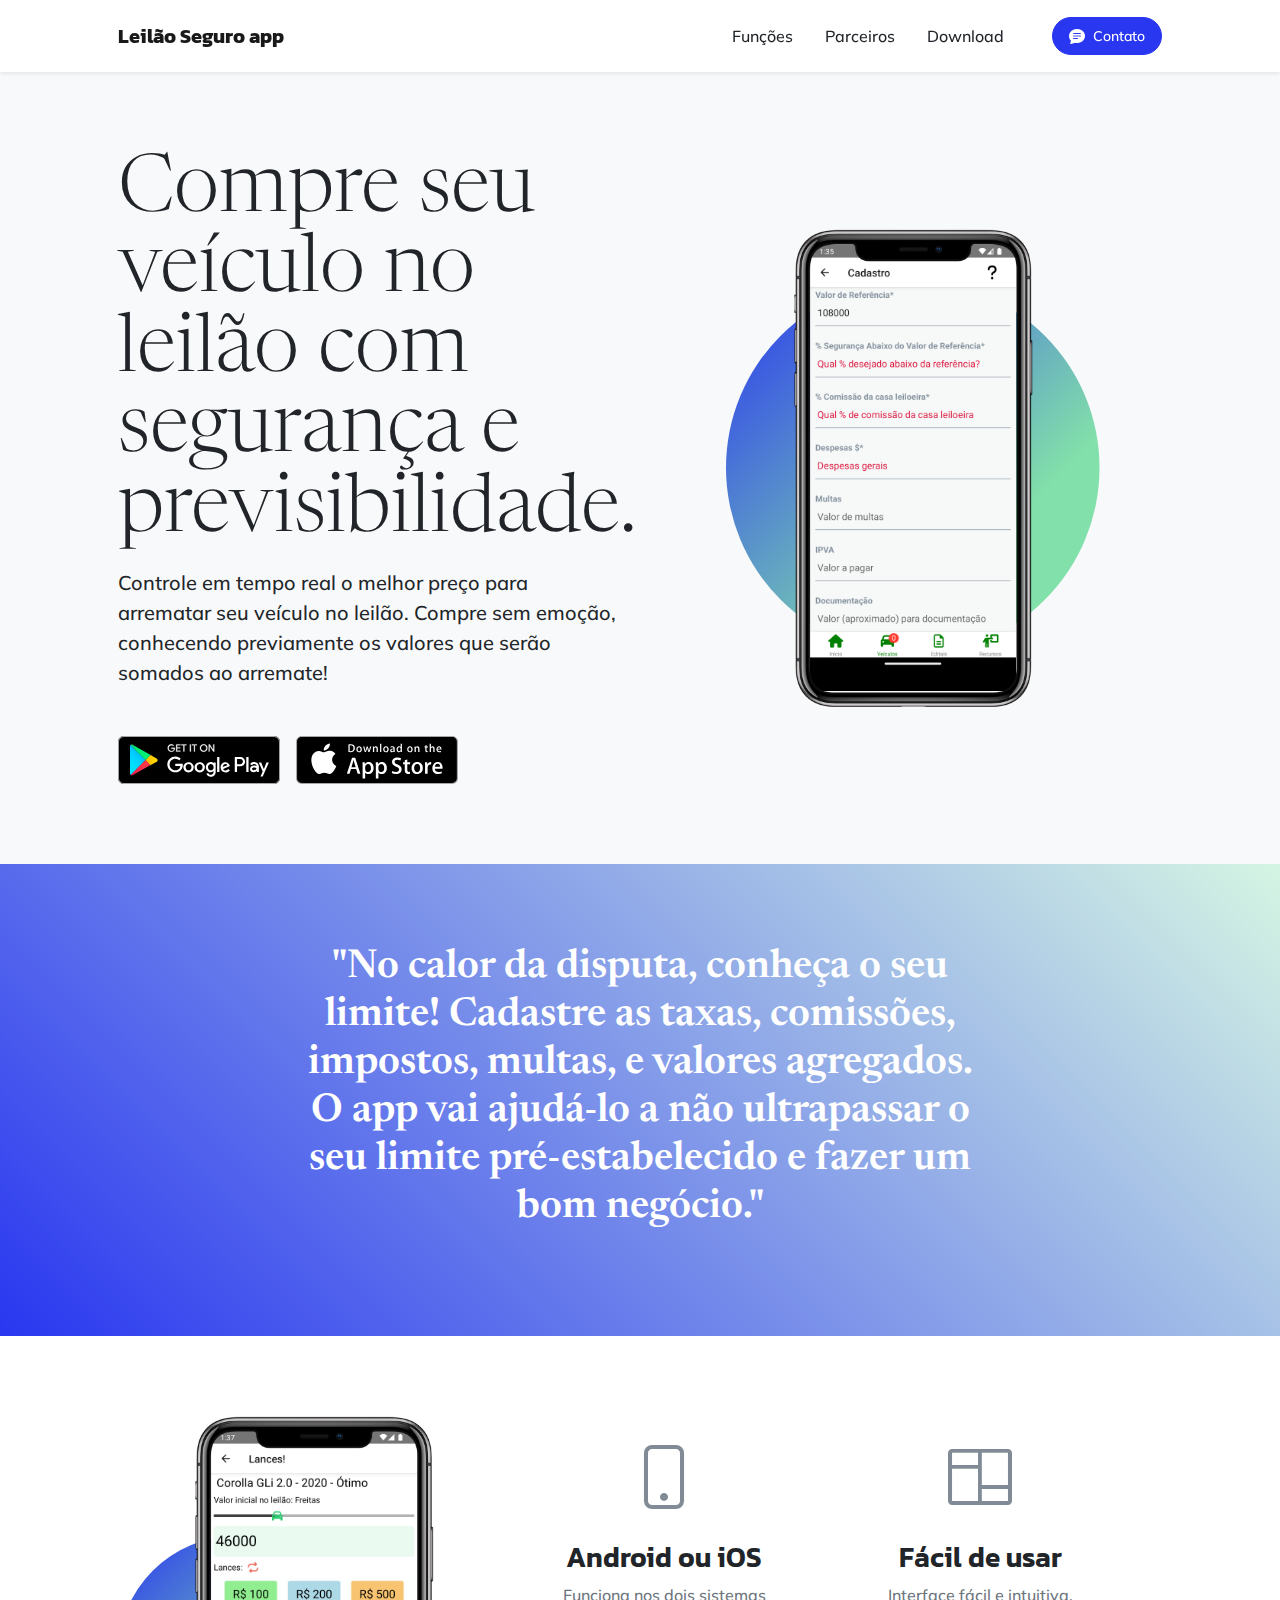
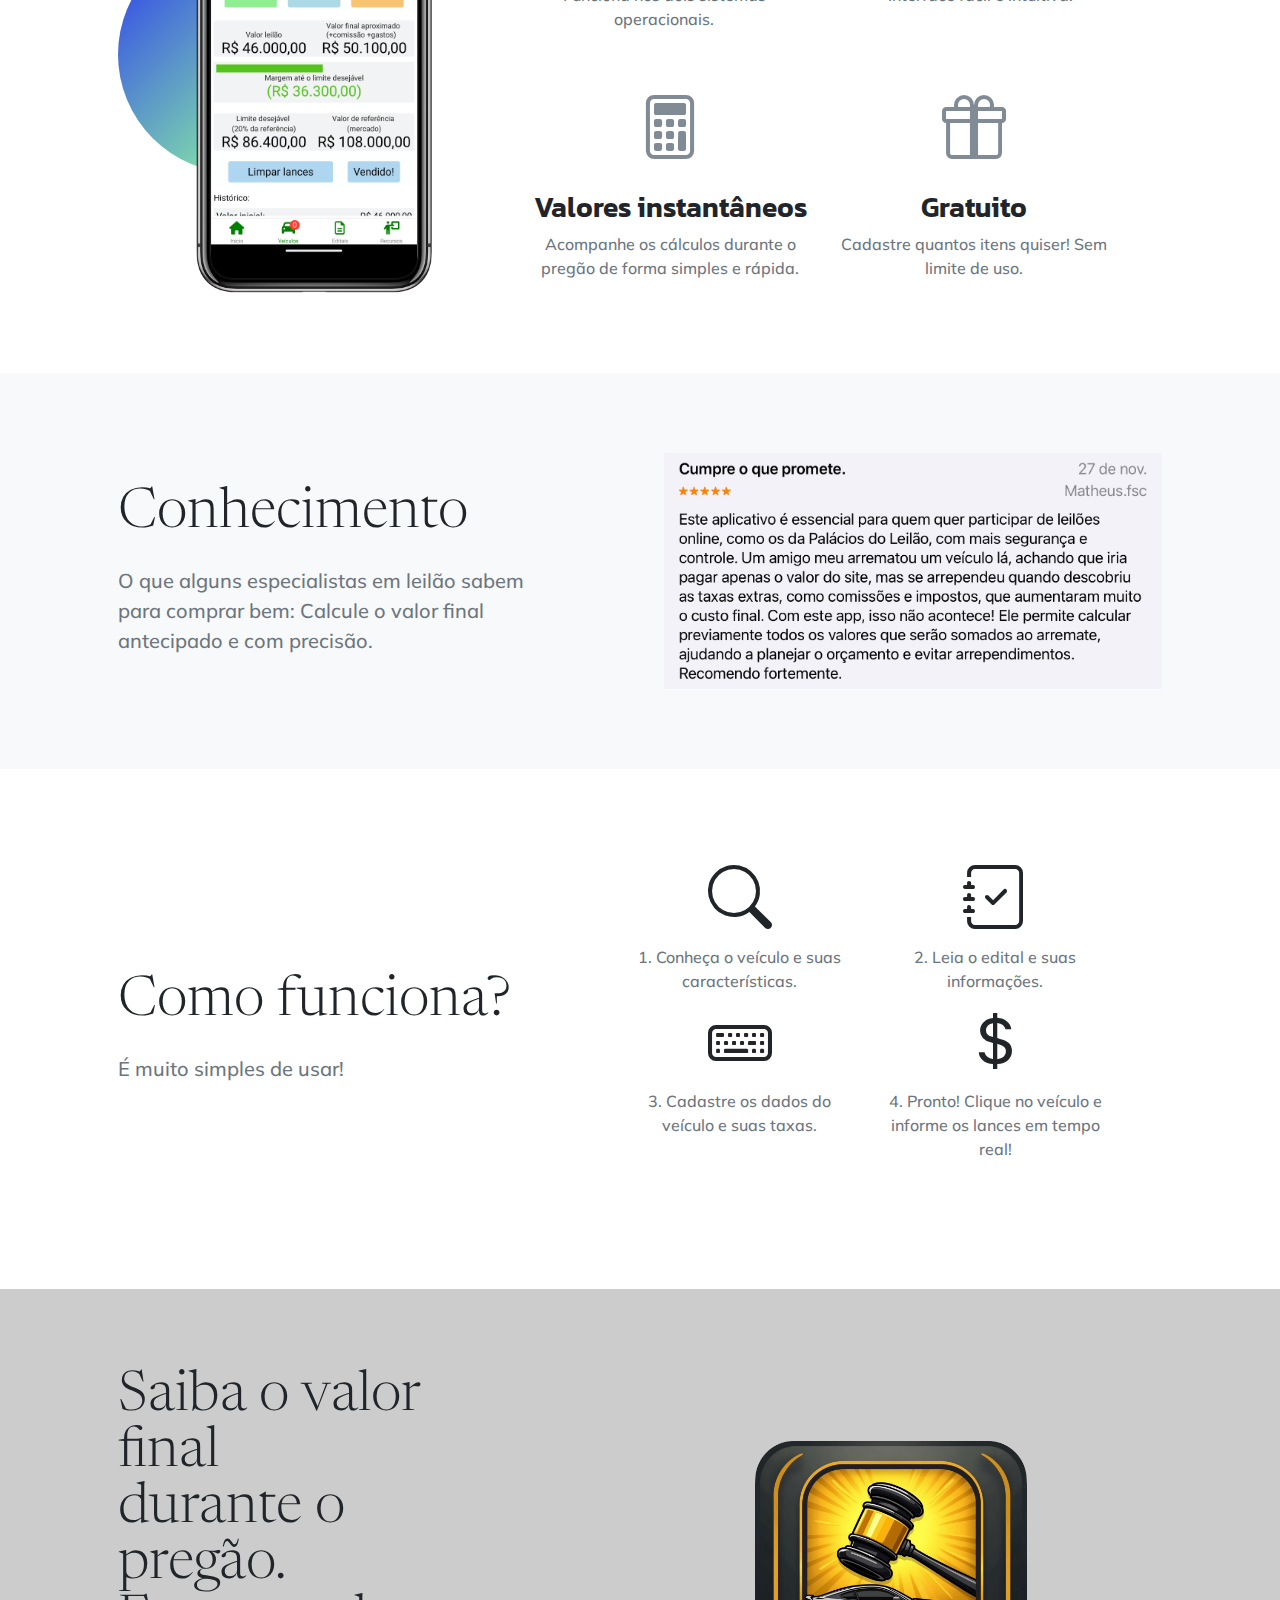
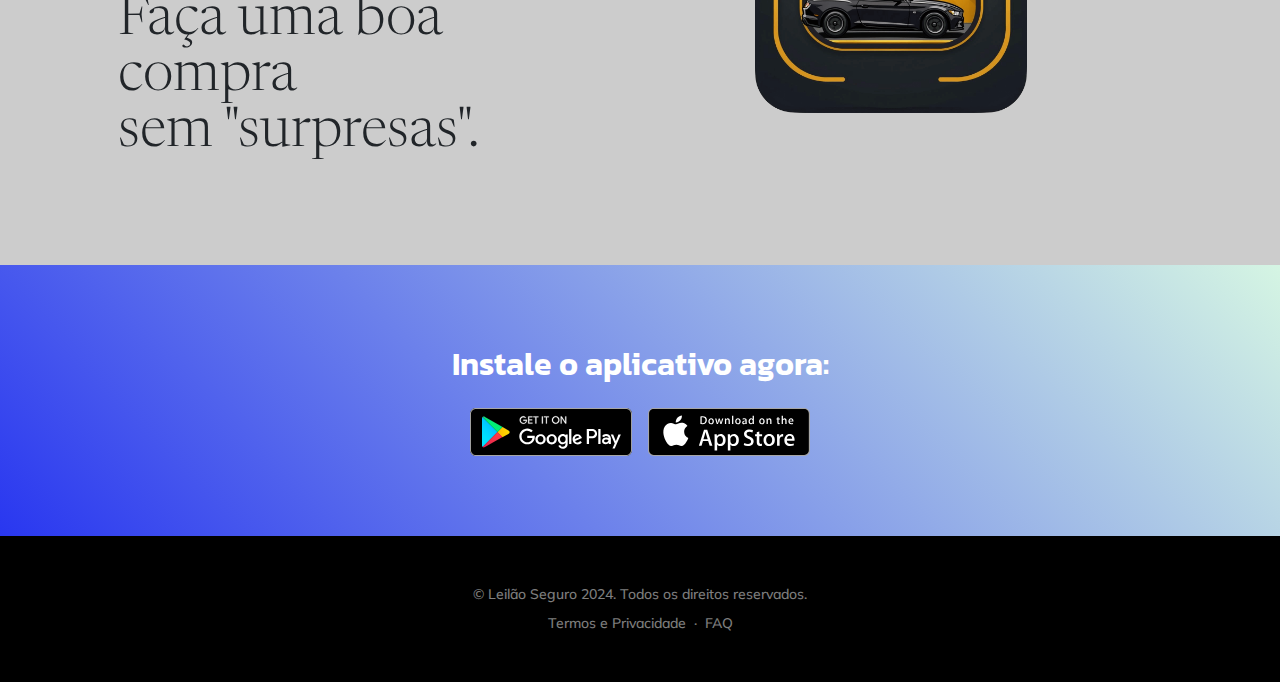
<file: index.html>
<!DOCTYPE html>
<html lang="pt-br">

<head>
  <meta charset="utf-8" />
  <meta name="viewport" content="width=device-width, initial-scale=1, shrink-to-fit=no" />
  <meta name="description"
    content="Um aplicativo para ajudar na compra em leilões. Calcule com maior precisão os gastos envolvidos e pague até o limite desejado. Pague até o limite calculado, compre com segurança. Compre com leilão seguro." />
  <meta name="author" content="leilaoseguro.app" />
  <meta name="keywords" content="leilão, leilão seguro, leilao, leilão com segurança, carro, carro barato, carro de leilão, moto, moto barata, moto de leilão, trocar de carro, carro com preço bom, leilão vale a pena, leilão de carro, leilão de moto, bid, super bid" />
  <meta name="robots" content="index, follow">
  <link rel="canonical" href="https://www.leilaoseguro.app"> 
  <title>Leilão Seguro - Realize seu sonho com segurança</title>
  
  <link rel="icon" type="image/x-icon" href="assets/favicon.ico" />
  <!-- Bootstrap icons-->
  <link href="https://cdn.jsdelivr.net/npm/bootstrap-icons@1.11.0/font/bootstrap-icons.css" rel="stylesheet" />

  <!-- Google fonts-->
  <link rel="preconnect" href="https://fonts.gstatic.com" />
  <link href="https://fonts.googleapis.com/css2?family=Newsreader:ital,wght@0,600;1,600&amp;display=swap"
    rel="stylesheet" />
  <link
    href="https://fonts.googleapis.com/css2?family=Mulish:ital,wght@0,300;0,500;0,600;0,700;1,300;1,500;1,600;1,700&amp;display=swap"
    rel="stylesheet" />
  <link href="https://fonts.googleapis.com/css2?family=Kanit:ital,wght@0,400;1,400&amp;display=swap" rel="stylesheet" />
  <!-- Core theme CSS (includes Bootstrap)-->
  <link href="css/styles.css" rel="stylesheet" />
</head>

<body id="page-top">
  <!-- Navigation-->
  <nav class="navbar navbar-expand-lg navbar-light fixed-top shadow-sm" id="mainNav">
    <div class="container px-5">
      <a class="navbar-brand fw-bold" href="#page-top">Leilão Seguro app</a>
      <button class="navbar-toggler" type="button" data-bs-toggle="collapse" data-bs-target="#navbarResponsive"
        aria-controls="navbarResponsive" aria-expanded="false" aria-label="Toggle navigation">
        Menu
        <i class="bi-list"></i>
      </button>
      <div class="collapse navbar-collapse" id="navbarResponsive">
        <ul class="navbar-nav ms-auto me-4 my-3 my-lg-0">
          <li class="nav-item"><a class="nav-link me-lg-3" href="https://www.leilaoseguro.app/#features">Funções</a></li>
          <li class="nav-item"><a class="nav-link me-lg-3" href="https://www.leilaoseguro.app/#parceiros">Parceiros</a></li>
          <li class="nav-item"><a class="nav-link me-lg-3" href="https://www.leilaoseguro.app/#download">Download</a></li>
        </ul>
        <button class="btn btn-primary rounded-pill px-3 mb-2 mb-lg-0" data-bs-toggle="modal"
          data-bs-target="#feedbackModal">
          <span class="d-flex align-items-center">
            <i class="bi-chat-text-fill me-2"></i>
            <span class="small">Contato</span>
          </span>
        </button>
      </div>
    </div>
  </nav>
  <!-- Mashead header-->
  <header class="masthead">
    <div class="container px-5">
      <div class="row gx-5 align-items-center">
        <div class="col-lg-6">
          <!-- Mashead text and app badges-->
          <div class="mb-5 mb-lg-0 text-center text-lg-start">
            <h1 class="display-1 lh-1 mb-3">Compre seu veículo no leilão com segurança e previsibilidade.</h1>
            <p class="lead fw-normal mb-5">Controle em tempo real o melhor preço para arrematar seu veículo no leilão. Compre sem emoção, conhecendo previamente os valores que serão somados ao arremate!</p>
            <div class="d-flex flex-column flex-lg-row align-items-center">
              <a class="me-lg-3 mb-4 mb-lg-0" href="https://play.google.com/store/apps/details?id=app.leilaoseguro&hl=pt_BR&pli=1">
                <img class="app-badge" src="assets/img/google-play-badge.svg" alt="Google Play App" /> </a>
              <a href="https://apps.apple.com/br/app/leil%C3%A3o-seguro-app/id6738031042">
                <img class="app-badge" src="assets/img/app-store-badge.svg" alt="Apple Store App" /> </a>
            </div>
          </div>
        </div>
        <div class="col-lg-6">
          <!-- Masthead device mockup feature-->
          <div class="masthead-device-mockup">
            <svg class="circle" viewBox="0 0 100 100" xmlns="http://www.w3.org/2000/svg">
              <defs>
                <linearGradient id="circleGradient" gradientTransform="rotate(45)">
                  <stop class="gradient-start-color" offset="0%"></stop>
                  <stop class="gradient-end-color" offset="100%"></stop>
                </linearGradient>
              </defs>
              <circle cx="50" cy="50" r="50"></circle>
            </svg>
            <!-- <svg class="shape-1 d-none d-sm-block" viewBox="0 0 240.83 240.83" xmlns="http://www.w3.org/2000/svg">
              <rect x="-32.54" y="78.39" width="305.92" height="84.05" rx="42.03"
                transform="translate(120.42 -49.88) rotate(45)"></rect>
              <rect x="-32.54" y="78.39" width="305.92" height="84.05" rx="42.03"
                transform="translate(-49.88 120.42) rotate(-45)"></rect>
            </svg> -->
            <!-- <svg class="shape-2 d-none d-sm-block" viewBox="0 0 100 100" xmlns="http://www.w3.org/2000/svg">
              <circle cx="50" cy="50" r="50"></circle>
            </svg> -->
            <div class="device-wrapper">
              <div class="device" data-device="iPhoneX" data-orientation="portrait" data-color="black">
                <div class="screen bg-black">
                  <!-- PUT CONTENTS HERE:-->
                  <!-- * * This can be a video, image, or just about anything else.-->
                  <!-- * * Set the max width of your media to 100% and the height to-->
                  <!-- * * 100% like the demo example below.-->
                  <img src="./assets/img/cadastro.png" alt="Cadastro leilão seguro app" width="100%" />
                  <!-- <video muted="muted" autoplay="" loop="" style="max-width: 100%; height: 100%">
                    <source src="assets/img/demo-screen.mp4" type="video/mp4" /> -->
                  </video>
                </div>
              </div>
            </div>
          </div>
        </div>
      </div>
    </div>
  </header>
  <!-- Quote/testimonial aside-->
  <aside class="text-center bg-gradient-primary-to-secondary">
    <div class="container px-5">
      <div class="row gx-5 justify-content-center">
        <div class="col-xl-8">
          <div class="h2 fs-1 text-white mb-4">"No calor da disputa, conheça o seu limite! Cadastre as taxas, comissões,
            impostos, multas, e valores agregados. O app vai ajudá-lo a não ultrapassar o seu limite pré-estabelecido e
            fazer um bom negócio."</div>
          <!-- <img src="assets/img/leilao-martelo.png" alt="..." style="height: 4rem" /> -->
        </div>
      </div>
    </div>
  </aside>
  <!-- App features section-->
  <section id="features">
    <div class="container px-5">
      <div class="row gx-5 align-items-center">
        <div class="col-lg-8 order-lg-1 mb-5 mb-lg-0">
          <div class="container-fluid px-5">
            <div class="row gx-5">
              <div class="col-md-6 mb-5">
                <!-- Feature item-->
                <div class="text-center">
                  <i class="bi-phone icon-feature text-gradient d-block mb-3"></i>
                  <h3 class="font-alt">Android ou iOS</h3>
                  <p class="text-muted mb-0">Funciona nos dois sistemas operacionais.</p>
                </div>
              </div>
              <div class="col-md-6 mb-5">
                <!-- Feature item-->
                <div class="text-center">
                  <i class="bi-columns icon-feature text-gradient d-block mb-3"></i>
                  <h3 class="font-alt">Fácil de usar</h3>
                  <p class="text-muted mb-0">Interface fácil e intuitiva.</p>
                </div>
              </div>
            </div>
            <div class="row">
              <div class="col-md-6">
                <!-- Feature item-->
                <div class="text-center">
                  <i class="bi-calculator icon-feature text-gradient d-block mb-3"></i>
                  <h3 class="font-alt">Valores instantâneos</h3>
                  <p class="text-muted mb-0">Acompanhe os cálculos durante o pregão de forma simples e rápida.</p>
                </div>
              </div>
              <div class="col-md-6 mb-5 mb-md-0">
                <!-- Feature item-->
                <div class="text-center">
                  <i class="bi-gift icon-feature text-gradient d-block mb-3"></i>
                  <h3 class="font-alt">Gratuito</h3>
                  <p class="text-muted mb-0">Cadastre quantos itens quiser! Sem limite de uso.</p>
                </div>
              </div>
            </div>
          </div>
        </div>
        <div class="col-lg-4 order-lg-0">
          <!-- Features section device mockup-->
          <div class="features-device-mockup">
            <svg class="circle" viewBox="0 0 100 100" xmlns="http://www.w3.org/2000/svg">
              <defs>
                <linearGradient id="circleGradient" gradientTransform="rotate(45)">
                  <stop class="gradient-start-color" offset="0%"></stop>
                  <stop class="gradient-end-color" offset="100%"></stop>
                </linearGradient>
              </defs>
              <circle cx="50" cy="50" r="50"></circle>
            </svg>
            <svg class="shape-1 d-none d-sm-block" viewBox="0 0 240.83 240.83" xmlns="http://www.w3.org/2000/svg">
              <!-- <rect x="-32.54" y="78.39" width="305.92" height="84.05" rx="42.03"
                transform="translate(120.42 -49.88) rotate(45)"></rect> -->
              <!-- <rect x="-32.54" y="78.39" width="305.92" height="84.05" rx="42.03"
                transform="translate(-49.88 120.42) rotate(-45)"></rect> -->
            </svg>
            <!-- <svg class="shape-2 d-none d-sm-block" viewBox="0 0 100 100" xmlns="http://www.w3.org/2000/svg">
              <circle cx="50" cy="50" r="50"></circle> -->
            </svg>
            <div class="device-wrapper">
              <div class="device" data-device="iPhoneX" data-orientation="portrait" data-color="black">
                <div class="screen bg-black">
                  <!-- PUT CONTENTS HERE:-->
                  <!-- * * This can be a video, image, or just about anything else.-->
                  <!-- * * Set the max width of your media to 100% and the height to-->
                  <!-- * * 100% like the demo example below.-->
                  <img src="./assets/img/lances.png" alt="Lances leilão seguro app" width="100%" />
                  <!-- <video muted="muted" autoplay="" loop="" style="max-width: 100%; height: 100%">
                    <source src="assets/img/demo-screen.mp4" type="video/mp4" /> -->
                  </video>
                </div>
              </div>
            </div>
          </div>
        </div>
      </div>
    </div>
  </section>
  <!-- Parceiros section-->
  <section id="parceiros" class="bg-light">
    <div class="container px-5">
      <div class="row gx-5 align-items-center justify-content-center justify-content-lg-between">
        <div class="col-12 col-lg-5">
          <h2 class="display-4 lh-1 mb-4">Conhecimento</h2>
          <p class="lead fw-normal text-muted mb-5 mb-lg-0">O que alguns especialistas em leilão sabem para comprar bem: Calcule o valor final antecipado e com precisão. </p>
        </div>
        <div class="col-sm-8 col-md-6">
          <div class="px-5 px-sm-0">
            <img class="img-fluid" src="./assets/img/testemunho.app.store.jpeg" alt="Testunho na app store" />
          </div>
        </div>
      </div>
    </div>
  </section>
  <!-- Como funciona section-->
  <section id="comoFunciona" class="bg-white">
    <div class="container px-5">
      <div class="row gx-5 align-items-center justify-content-center justify-content-lg-between">
        <div class="col-12 col-lg-5">
          <h2 class="display-4 lh-1 mb-4">Como funciona?</h2>
          <p class="lead fw-normal text-muted mb-5 mb-lg-0">É muito simples de usar!</p>
        </div>
        <div class="col-sm-8 col-md-7 mb-5">
          <div class="px-3 px-sm-0 row justify-content-center">
            <div class="text-center col-md-5">
              <i class="bi-search icon-feature"></i>
              <p class="text-muted mb-0">1. Conheça o veículo e suas características.</p>
            </div>
            <div class="text-center col-md-5">
              <i class="bi bi-journal-check icon-feature"></i>
              <p class="text-muted mb-0">2. Leia o edital e suas informações.</p>
            </div>
            <div class="text-center col-md-5">
              <i class="bi-keyboard icon-feature "></i>
              <p class="text-muted mb-0">3. Cadastre os dados do veículo e suas taxas.</p>
            </div>
            <div class="text-center col-md-5">
              <i class="bi bi-currency-dollar icon-feature"></i>
              <p class="text-muted mb-0">4. Pronto! Clique no veículo e informe os lances em tempo real!</p>
            </div>
            <!-- <img class="img-fluid rounded-circle" src="https://source.unsplash.com/u8Jn2rzYIps/900x900" alt="..." /> -->
          </div>
        </div>
      </div>
    </div>
  </section>
  <!--  section-->
  <section class="cta">
    <div class="cta-content">
      <div class="container px-5">
        <div class="row gx-5 align-items-center justify-content-center justify-content-lg-between">
          <div class="col-12 col-lg-5">
            <h2 class="display-4 lh-1 mb-4">Saiba o valor final<br /> durante o pregão.
              <br />
              Faça uma boa compra<br /> sem "surpresas".
            </h2>
          </div>
          <div class="col-sm-8 col-md-5">
            <div class="px-5 px-sm-0">
              <img id="logoiconeapp" class="img-fluid" src="./assets/img/logo-iconeapp.png" alt="logotipo do aplicativo" />
            </div>
          </div>
        </div>
      </div>
    </div>
  </section>

  <!-- App badge section-->
  <section class="bg-gradient-primary-to-secondary" id="download">
    <div class="container px-5">
      <h2 class="text-center text-white font-alt mb-4">Instale o aplicativo agora:</h2>
      <div class="d-flex flex-column flex-lg-row align-items-center justify-content-center">
        <a class="me-lg-3 mb-4 mb-lg-0" href="https://play.google.com/store/apps/details?id=app.leilaoseguro&hl=pt_BR&pli=1">
          <img class="app-badge" src="assets/img/google-play-badge.svg"
            alt="google play" /> 
          </a>
        <a href="https://apps.apple.com/br/app/leil%C3%A3o-seguro-app/id6738031042">
          <img class="app-badge" src="assets/img/app-store-badge.svg" alt="app store" />
        </a>
      </div>
    </div>
  </section>
  <!-- Footer-->
  <footer class="bg-black text-center py-5">
    <div class="container px-5">
      <div class="text-white-50 small">
        <div class="mb-2">&copy; Leilão Seguro 2024. Todos os direitos reservados. </div>
        <a href="https://www.leilaoseguro.app/privacy-br.html">Termos e Privacidade</a>
        <span class="mx-1">&middot;</span>
        <a href="https://www.leilaoseguro.app/faq.html">FAQ</a>
      </div>
    </div>
  </footer>
  <!-- Feedback Modal-->
  <div class="modal fade" id="feedbackModal" tabindex="-1" aria-labelledby="feedbackModalLabel" aria-hidden="true">
    <div class="modal-dialog modal-dialog-centered">
      <div class="modal-content">
        <div class="modal-header bg-gradient-primary-to-secondary p-4">
          <h5 class="modal-title font-alt text-white" id="feedbackModalLabel">Entre em contato:</h5>
          <button class="btn-close btn-close-white" type="button" data-bs-dismiss="modal" aria-label="Fechar"></button>
        </div>
        <div class="modal-body border-0 p-4">
          <!-- * * * * * * * * * * * * * * *-->
          <!-- * * SB Forms Contact Form * *-->
          <!-- * * * * * * * * * * * * * * *-->
          <!-- This form is pre-integrated with SB Forms.-->
          <!-- To make this form functional, sign up at-->
          <!-- https://startbootstrap.com/solution/contact-forms-->
          <!-- to get an API token!-->

          <p>Email: <a href="mailto:leilaoseguro.app@gmail.com?subject=App leilão seguro"
              target="_blank">leilaoseguro.app@gmail.com</a> </p>

          <!-- <form id="contactForm" data-sb-form-api-token="API_TOKEN"> -->
          <!-- Name input-->
          <!-- <div class="form-floating mb-3">
              <input class="form-control" id="name" type="text" placeholder="Enter your name..."
                data-sb-validations="required" />
              <label for="name">Full name</label>
              <div class="invalid-feedback" data-sb-feedback="name:required">A name is required.</div>
            </div> -->
          <!-- Email address input-->
          <!-- <div class="form-floating mb-3">
              <input class="form-control" id="email" type="email" placeholder="name@example.com"
                data-sb-validations="required,email" />
              <label for="email">Email address</label>
              <div class="invalid-feedback" data-sb-feedback="email:required">An email is required.</div>
              <div class="invalid-feedback" data-sb-feedback="email:email">Email is not valid.</div>
            </div> -->

          <!-- Message input-->
          <!-- <div class="form-floating mb-3">
              <textarea class="form-control" id="message" type="text" placeholder="Enter your message here..."
                style="height: 10rem" data-sb-validations="required"></textarea>
              <label for="message">Message</label>
              <div class="invalid-feedback" data-sb-feedback="message:required">A message is required.</div>
            </div> -->
          <!-- Submit success message-->
          <!---->
          <!-- This is what your users will see when the form-->
          <!-- has successfully submitted-->
          <!-- <div class="d-none" id="submitSuccessMessage">
              <div class="text-center mb-3">
                <div class="fw-bolder">Form submission successful!</div>
                To activate this form, sign up at
                <br />
                <a
                  href="https://startbootstrap.com/solution/contact-forms">https://startbootstrap.com/solution/contact-forms</a>
              </div>
            </div> -->
          <!-- Submit error message-->
          <!---->
          <!-- This is what your users will see when there is-->
          <!-- an error submitting the form-->
          <!-- <div class="d-none" id="submitErrorMessage">
              <div class="text-center text-danger mb-3">Error sending message!</div>
            </div> -->
          <!-- Submit Button-->
          <div class="d-grid">
            <!-- <button class="btn btn-primary rounded-pill btn-lg disabled" id="submitButton" type="submit">Submit</button> -->
            <button class=" btn btn-primary rounded-pill btn-lg btn-close-black" type="button" data-bs-dismiss="modal"
              aria-label="Fechar">Fechar</button>
          </div>
          <!-- </form> -->
        </div>
      </div>
    </div>
  </div>
  <!-- Bootstrap core JS-->
  <script src="https://cdn.jsdelivr.net/npm/bootstrap@5.2.3/dist/js/bootstrap.bundle.min.js"></script>
  <!-- Core theme JS-->
  <script src="js/scripts.js"></script>
  <!-- * * * * * * * * * * * * * * * * * * * * * * * * * * * * * * * * * * * * * * * *-->
  <!-- * *                               SB Forms JS                               * *-->
  <!-- * * Activate your form at https://startbootstrap.com/solution/contact-forms * *-->
  <!-- * * * * * * * * * * * * * * * * * * * * * * * * * * * * * * * * * * * * * * * *-->
  <script src="https://cdn.startbootstrap.com/sb-forms-latest.js"></script>
</body>

</html>
</file>
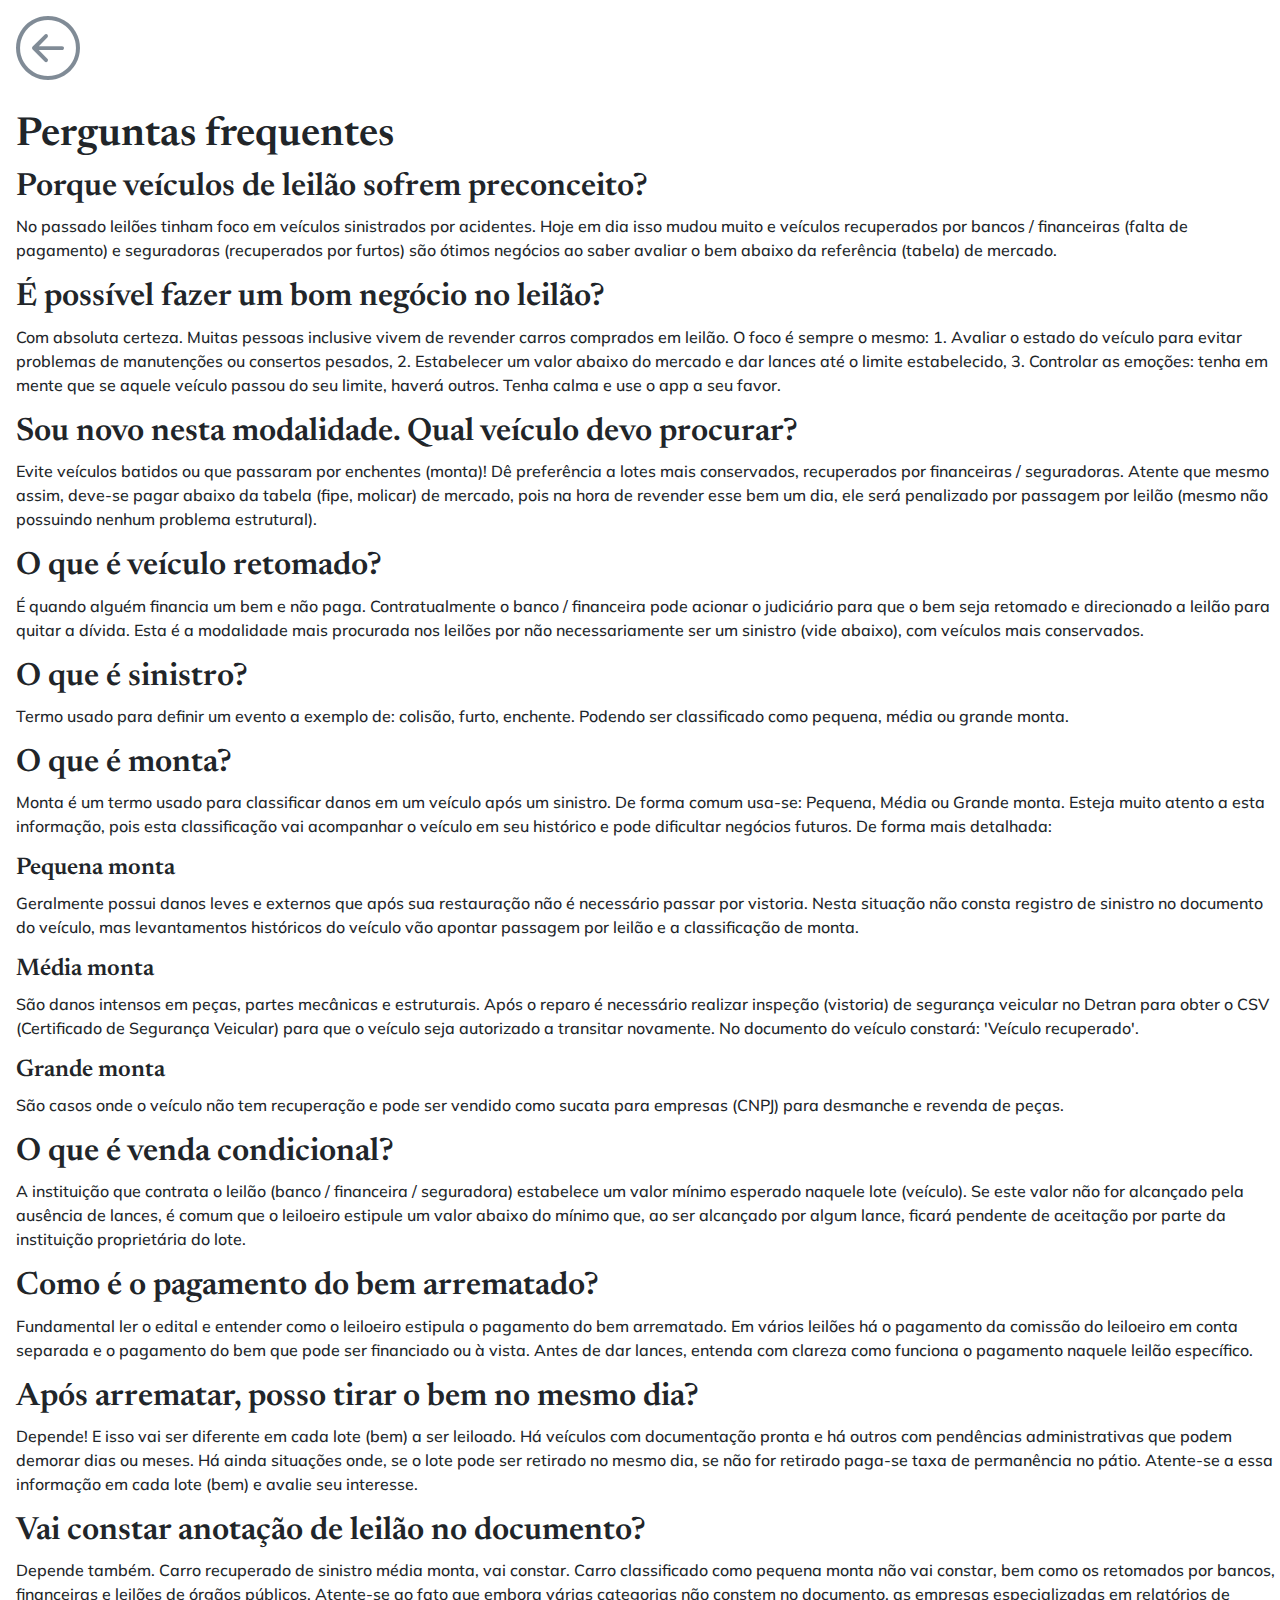
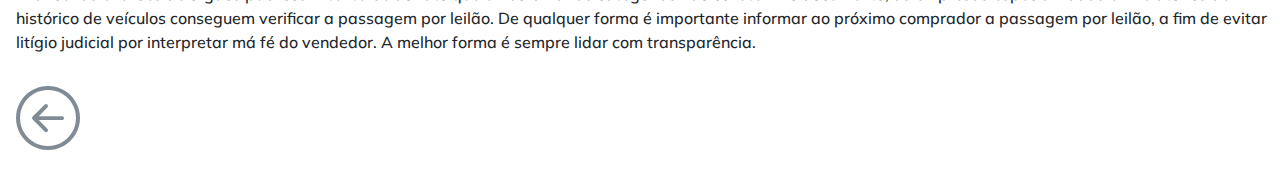
<file: faq.html>
<!DOCTYPE html>
<html lang="pt-br">
<head>
  <meta charset="UTF-8">
  <meta name="viewport" content="width=device-width, initial-scale=1.0">
  <link rel="canonical" href="https://www.leilaoseguro.app/faq.html"> 
  <meta name="robots" content="index, follow">
  <meta name="description"
    content="Um aplicativo para ajudar na compra em leilões. Calcule com maior precisão os gastos envolvidos e pague até o limite desejado. Pague até o limite calculado, compre com segurança." />
  <meta name="author" content="leilaoseguro.app" />
  <meta name="keywords" content="leilão, leilão seguro, leilão com segurança, carro, carro barato, carro de leilão, moto, moto barata, moto de leilão, trocar de carro, carro com preço bom, leilão vale a pena, leilão de carro, leilão de moto, bid, super bid" />
  <title>Questões frequentes</title>
    <!-- Bootstrap icons-->
    <link href="https://cdn.jsdelivr.net/npm/bootstrap-icons@1.5.0/font/bootstrap-icons.css" rel="stylesheet" />
    <!-- Google fonts-->
    <link rel="preconnect" href="https://fonts.gstatic.com" />
    <link href="https://fonts.googleapis.com/css2?family=Newsreader:ital,wght@0,600;1,600&amp;display=swap"
      rel="stylesheet" />
    <link
      href="https://fonts.googleapis.com/css2?family=Mulish:ital,wght@0,300;0,500;0,600;0,700;1,300;1,500;1,600;1,700&amp;display=swap"
      rel="stylesheet" />
    <link href="https://fonts.googleapis.com/css2?family=Kanit:ital,wght@0,400;1,400&amp;display=swap" rel="stylesheet" />
    <!-- Core theme CSS (includes Bootstrap)-->
    <link href="css/styles.css" rel="stylesheet" />
</head>
<body style="padding-left: 1rem;">
  <a href="https://www.leilaoseguro.app">
    <i class="bi-arrow-left-circle icon-feature text-gradient d-block mb-3"></i>
  </a>
  <h1>Perguntas frequentes</h1>
  <h2>Porque veículos de leilão sofrem preconceito?</h2>
  <p>No passado leilões tinham foco em veículos sinistrados por acidentes. Hoje em dia isso mudou muito e veículos recuperados por bancos / financeiras (falta de pagamento) e seguradoras (recuperados por furtos) são ótimos negócios ao saber avaliar o bem abaixo da referência (tabela) de mercado.</p>
  <h2>É possível fazer um bom negócio no leilão?</h2>
  <p>Com absoluta certeza. Muitas pessoas inclusive vivem de revender carros comprados em leilão. O foco é sempre o mesmo: 1. Avaliar o estado do veículo para evitar problemas de manutenções ou consertos pesados, 2. Estabelecer um valor abaixo do mercado e dar lances até o limite estabelecido, 3. Controlar as emoções: tenha em mente que se aquele veículo passou do seu limite, haverá outros. Tenha calma e use o app a seu favor.</p>
  <h2>Sou novo nesta modalidade. Qual veículo devo procurar?</h2>
  <p>Evite veículos batidos ou que passaram por enchentes (monta)! Dê preferência a lotes mais conservados, recuperados por financeiras / seguradoras. Atente que mesmo assim, deve-se pagar abaixo da tabela (fipe, molicar) de mercado, pois na hora de revender esse bem um dia, ele será penalizado por passagem por leilão (mesmo não possuindo nenhum problema estrutural).</p>
  <h2>O que é veículo retomado?</h2>
  <p>É quando alguém financia um bem e não paga. Contratualmente o banco / financeira pode acionar o judiciário para que o bem seja retomado e direcionado a leilão para quitar a dívida. Esta é a modalidade mais procurada nos leilões por não necessariamente ser um sinistro (vide abaixo), com veículos mais conservados.</p>
  <h2>O que é sinistro?</h2>
  <p>Termo usado para definir um evento a exemplo de: colisão, furto, enchente. Podendo ser classificado como pequena, média ou grande monta.</p>
  <h2>O que é monta?</h2>
  <p>Monta é um termo usado para classificar danos em um veículo após um sinistro. De forma comum usa-se: Pequena, Média ou Grande monta. Esteja muito atento a esta informação, pois esta classificação vai acompanhar o veículo em seu histórico e pode dificultar negócios futuros. De forma mais detalhada:</p>
  <h4>Pequena monta</h4>
  <p>Geralmente possui danos leves e externos que após sua restauração não é necessário passar por vistoria. Nesta situação não consta registro de sinistro no documento do veículo, mas levantamentos históricos do veículo vão apontar passagem por leilão e a classificação de monta.</p>
  <h4>Média monta</h4>
  <p>São danos intensos em peças, partes mecânicas e estruturais. Após o reparo é necessário realizar inspeção (vistoria) de segurança veicular no Detran para obter o CSV (Certificado de Segurança Veicular) para que o veículo seja autorizado a transitar novamente. No documento do veículo constará: 'Veículo recuperado'.</p>
  <h4>Grande monta</h4>
  <p>São casos onde o veículo não tem recuperação e pode ser vendido como sucata para empresas (CNPJ) para desmanche e revenda de peças.</p>
  <h2>O que é venda condicional?</h2>
  <p>A instituição que contrata o leilão (banco / financeira / seguradora) estabelece um valor mínimo esperado naquele lote (veículo). Se este valor não for alcançado pela ausência de lances, é comum que o leiloeiro estipule um valor abaixo do mínimo que, ao ser alcançado por algum lance, ficará pendente de aceitação por parte da instituição proprietária do lote.</p>
  <h2>Como é o pagamento do bem arrematado?</h2>
  <p>Fundamental ler o edital e entender como o leiloeiro estipula o pagamento do bem arrematado. Em vários leilões há o pagamento da comissão do leiloeiro em conta separada e o pagamento do bem que pode ser financiado ou à vista. Antes de dar lances, entenda com clareza como funciona o pagamento naquele leilão específico.</p>
  <h2>Após arrematar, posso tirar o bem no mesmo dia?</h2>
  <p>Depende! E isso vai ser diferente em cada lote (bem) a ser leiloado. Há veículos com documentação pronta e há outros com pendências administrativas que podem demorar dias ou meses. Há ainda situações onde, se o lote pode ser retirado no mesmo dia, se não for retirado paga-se taxa de permanência no pátio. Atente-se a essa informação em cada lote (bem) e avalie seu interesse.</p>

  <h2>Vai constar anotação de leilão no documento?</h2>
  <p>Depende também. Carro recuperado de sinistro média monta, vai constar. Carro classificado como pequena monta não vai constar, bem como os retomados por bancos, financeiras e leilões de órgãos públicos. Atente-se ao fato que embora várias categorias não constem no documento, as empresas especializadas em relatórios de histórico de veículos conseguem verificar a passagem por leilão. De qualquer forma é importante informar ao próximo comprador a passagem por leilão, a fim de evitar litígio judicial por interpretar má fé do vendedor. A melhor forma é sempre lidar com transparência.</p>

  <a href="https://www.leilaoseguro.app">
    <i class="bi-arrow-left-circle icon-feature text-gradient d-block mb-3"></i>
  </a>
</body>
</html>
</file>
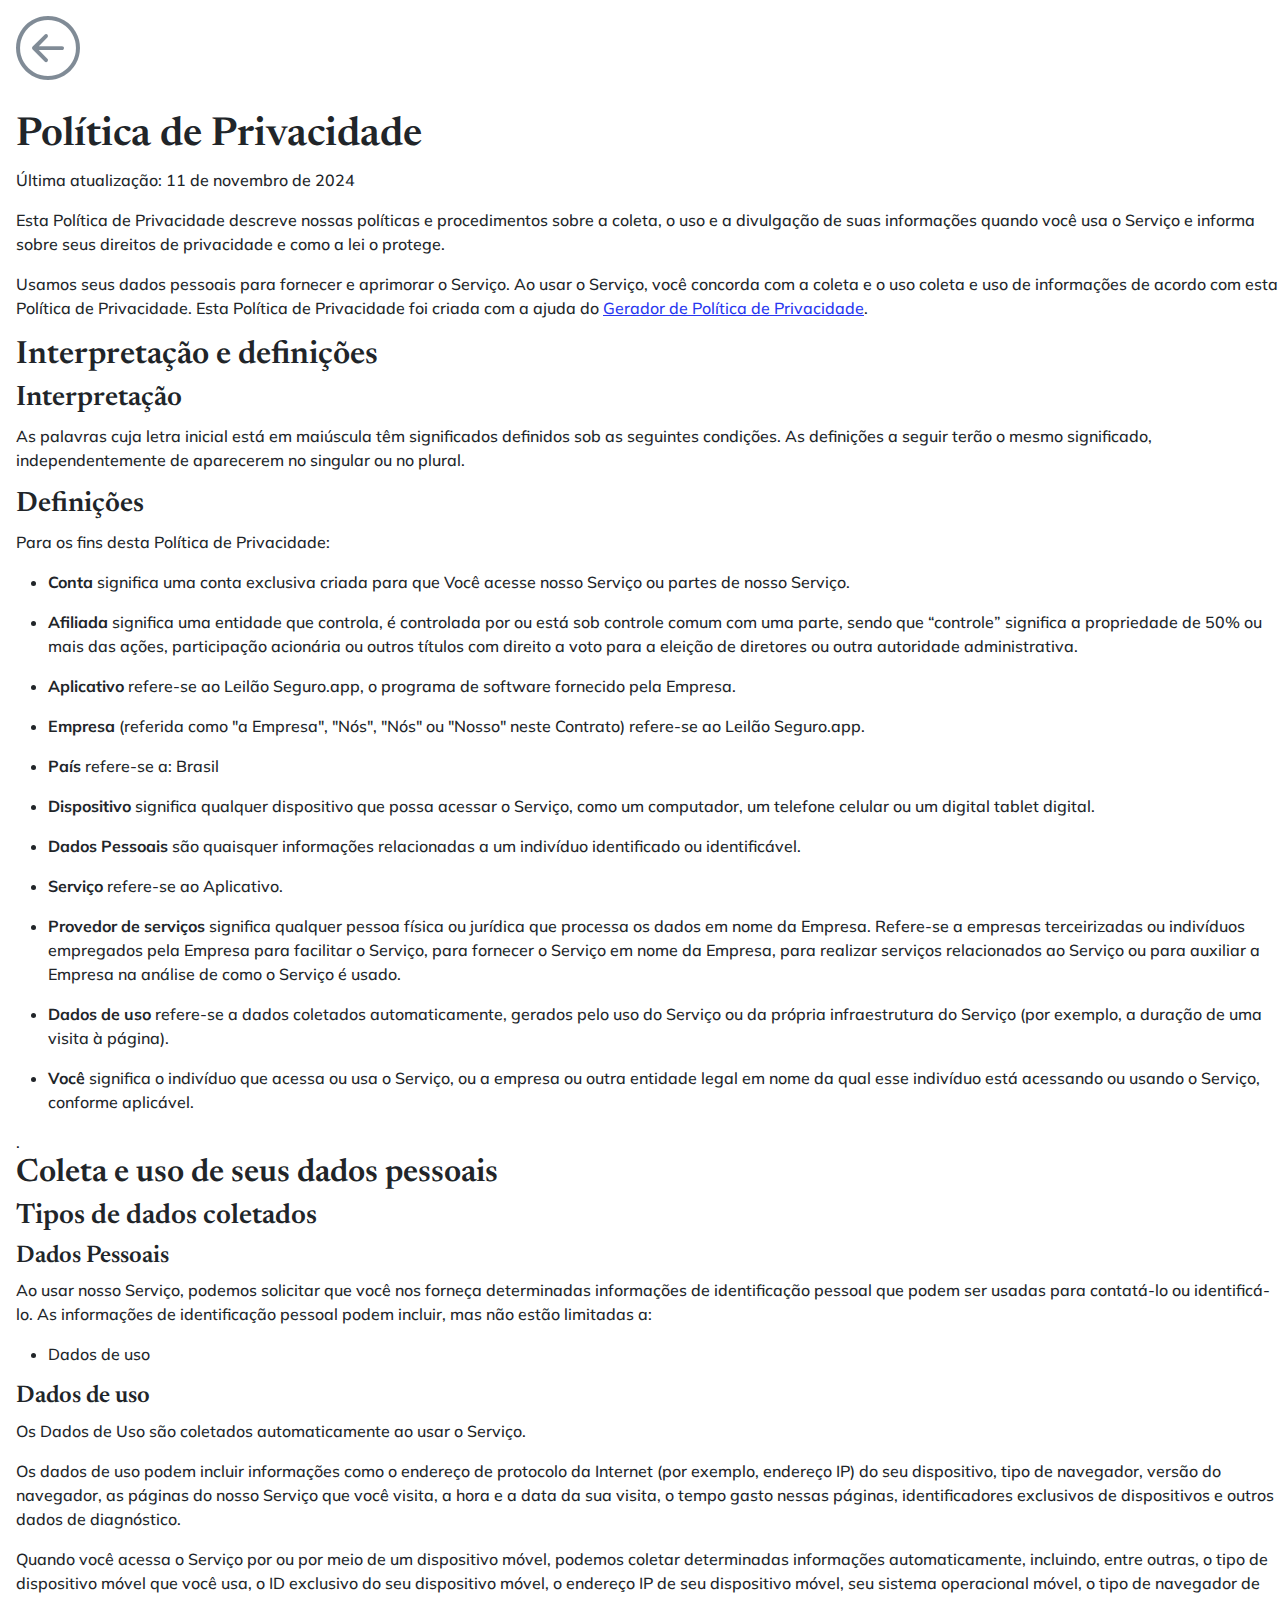
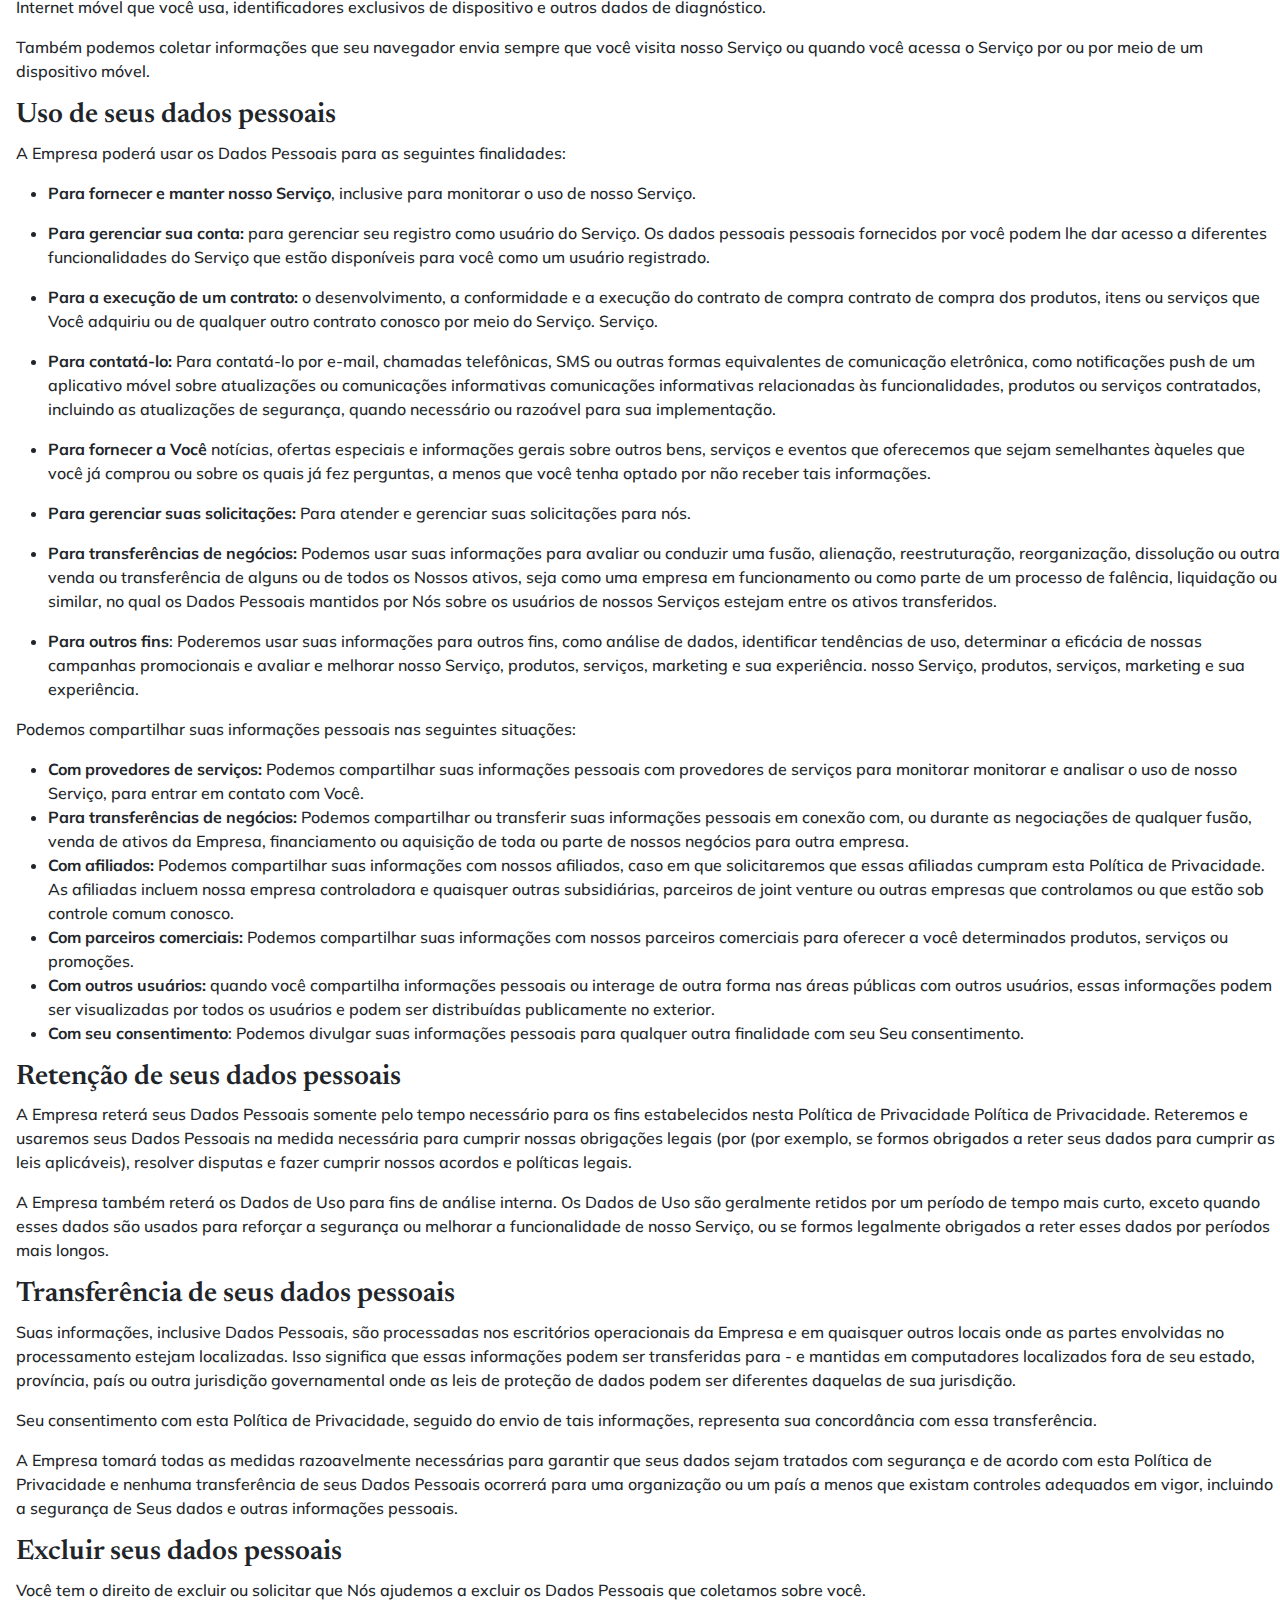
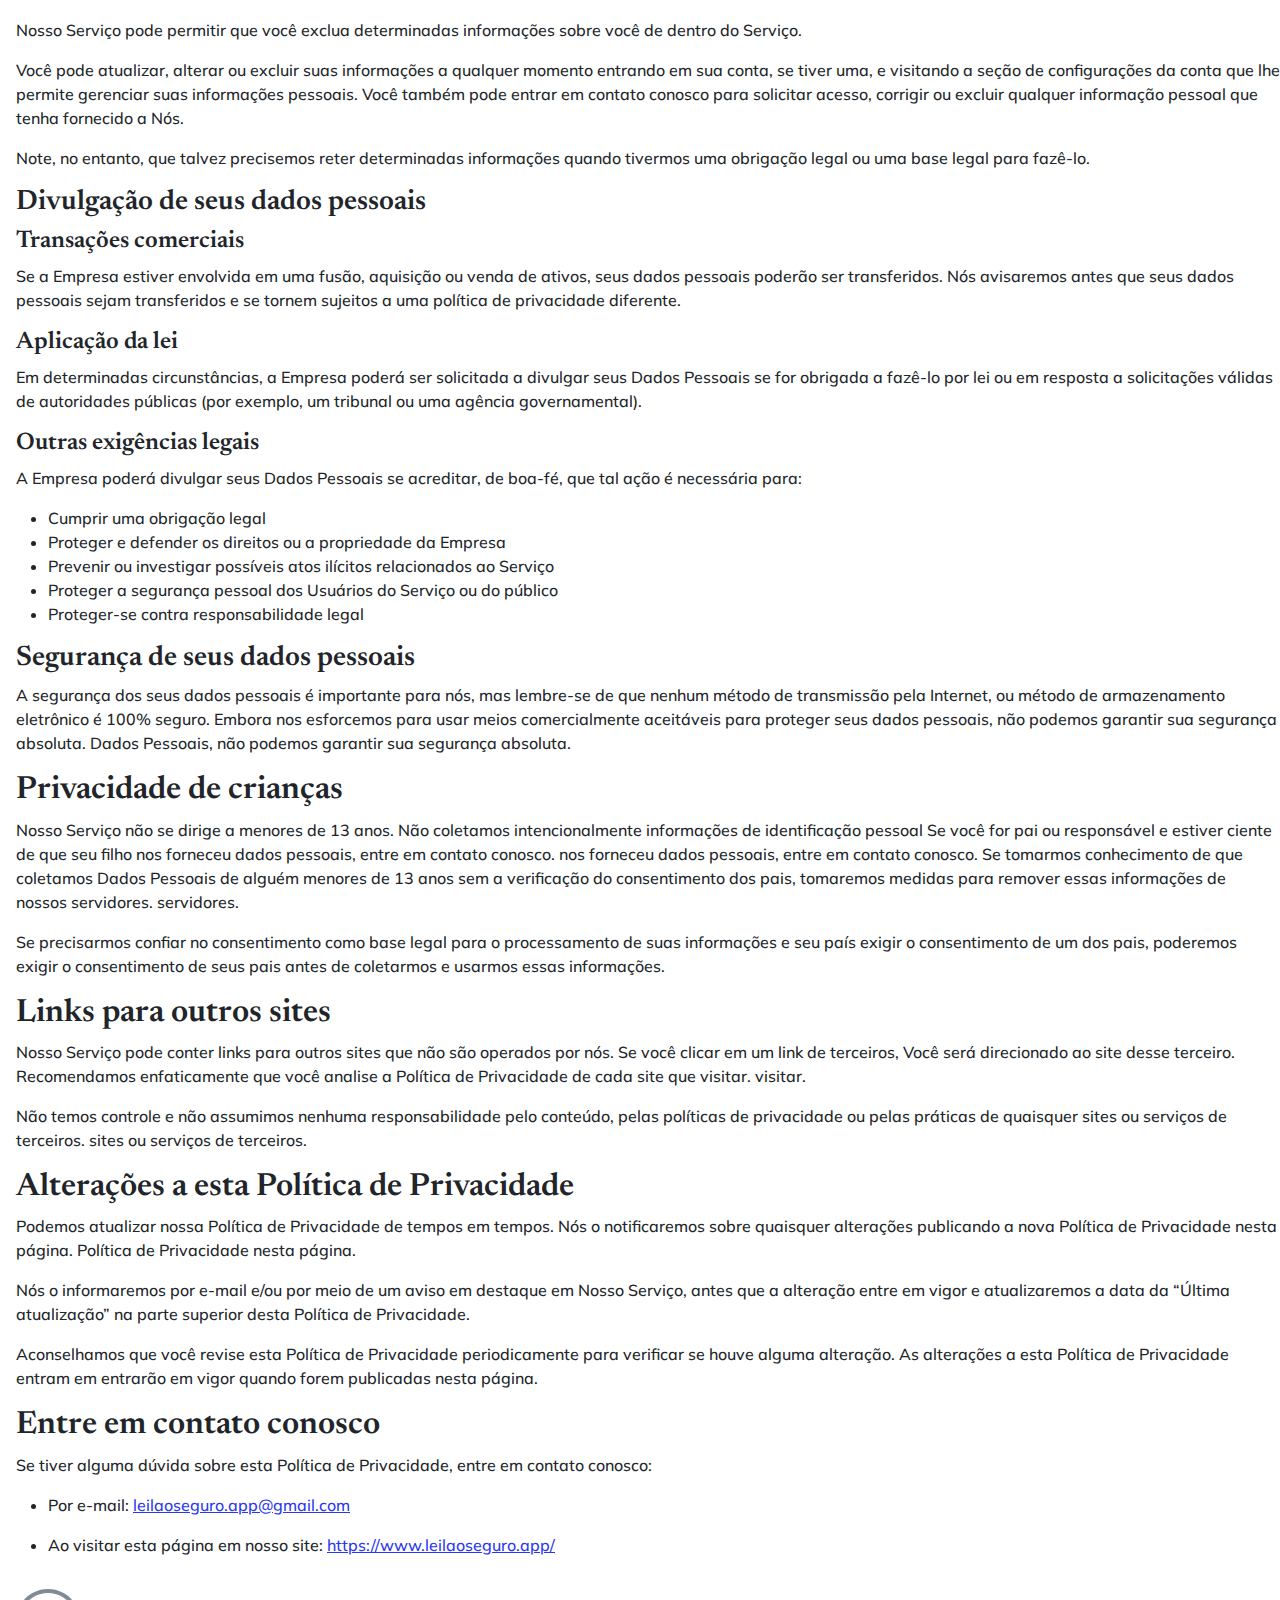
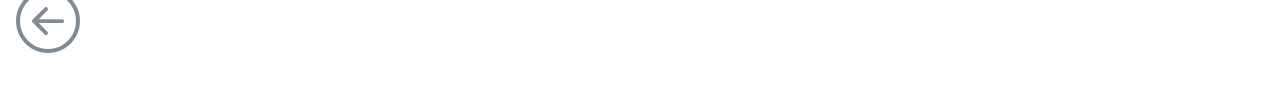
<file: privacy-br.html>
<!DOCTYPE html>
<html lang="pt-br">

<head>
  <meta charset="UTF-8">
  <meta name="viewport" content="width=device-width, initial-scale=1.0">
  <meta name="robots" content="index, follow">
  <link rel="canonical" href="https://www.leilaoseguro.app/privacy-br.html"> 
  <title>Termos Leilão Seguro.app</title>
  <!-- Bootstrap icons-->
  <link href="https://cdn.jsdelivr.net/npm/bootstrap-icons@1.5.0/font/bootstrap-icons.css" rel="stylesheet" />
  <!-- Google fonts-->
  <link rel="preconnect" href="https://fonts.gstatic.com" />
  <link href="https://fonts.googleapis.com/css2?family=Newsreader:ital,wght@0,600;1,600&amp;display=swap"
    rel="stylesheet" />
  <link
    href="https://fonts.googleapis.com/css2?family=Mulish:ital,wght@0,300;0,500;0,600;0,700;1,300;1,500;1,600;1,700&amp;display=swap"
    rel="stylesheet" />
  <link href="https://fonts.googleapis.com/css2?family=Kanit:ital,wght@0,400;1,400&amp;display=swap" rel="stylesheet" />
  <!-- Core theme CSS (includes Bootstrap)-->
  <link href="css/styles.css" rel="stylesheet" />
</head>

<body style="padding-left: 1rem;">
  <a href="https://www.leilaoseguro.app">
    <i class="bi-arrow-left-circle icon-feature text-gradient d-block mb-3"></i>
  </a>
  <h1>Política de Privacidade</h1>
  <p>Última atualização: 11 de novembro de 2024</p>
  <p>Esta Política de Privacidade descreve nossas políticas e procedimentos sobre a coleta, o uso e a divulgação de suas
    informações
    quando você usa o Serviço e informa sobre seus direitos de privacidade e como a lei o protege.</p>
  <p>Usamos seus dados pessoais para fornecer e aprimorar o Serviço. Ao usar o Serviço, você concorda com a coleta e o
    uso
    coleta e uso de informações de acordo com esta Política de Privacidade. Esta Política de Privacidade foi criada com
    a ajuda do
    <a href="https://www.privacypolicies.com/privacy-policy-generator/" target="_blank">Gerador de Política de
      Privacidade</a>.
  </p>
  <h2>Interpretação e definições</h2>
  <h3>Interpretação</h3>
  <p>As palavras cuja letra inicial está em maiúscula têm significados definidos sob as seguintes condições. As
    definições a seguir terão o mesmo significado, independentemente de aparecerem no singular ou no plural.</p>
  <h3>Definições</h3>
  <p>Para os fins desta Política de Privacidade:</p>
  <ul>
    <li>
      <p><strong>Conta</strong> significa uma conta exclusiva criada para que Você acesse nosso Serviço ou partes de
        nosso Serviço.
      </p>
    </li>
    <li>
      <p><strong>Afiliada</strong> significa uma entidade que controla, é controlada por ou está sob controle comum com
        uma
        parte, sendo que “controle” significa a propriedade de 50% ou mais das ações, participação acionária ou outros
        títulos
        com direito a voto para a eleição de diretores ou outra autoridade administrativa.</p>
    </li>
    <li>
      <p><strong>Aplicativo</strong> refere-se ao Leilão Seguro.app, o programa de software fornecido pela Empresa.</p>
    </li>
    <li>
      <p><strong>Empresa</strong> (referida como &quot;a Empresa&quot;, &quot;Nós&quot;, &quot;Nós&quot; ou
        &quot;Nosso&quot; neste Contrato) refere-se ao Leilão Seguro.app.</p>
    </li>
    <li>
      <p><strong>País</strong> refere-se a: Brasil</p>
    </li>
    <li>
      <p><strong>Dispositivo</strong> significa qualquer dispositivo que possa acessar o Serviço, como um computador, um
        telefone celular ou um
        digital
        tablet digital.</p>
    </li>
    <li>
      <p><strong>Dados Pessoais</strong> são quaisquer informações relacionadas a um indivíduo identificado ou
        identificável.</p>
    </li>
    <li>
      <p><strong>Serviço</strong> refere-se ao Aplicativo.</p>
    </li>
    <li>
      <p><strong>Provedor de serviços</strong> significa qualquer pessoa física ou jurídica que processa os dados em
        nome da
        Empresa. Refere-se a empresas terceirizadas ou indivíduos empregados pela Empresa para facilitar o Serviço, para
        fornecer o Serviço em nome da Empresa, para realizar serviços relacionados ao Serviço ou para auxiliar a
        Empresa
        na análise de como o Serviço é usado.</p>
    </li>
    <li>
      <p><strong>Dados de uso</strong> refere-se a dados coletados automaticamente, gerados pelo uso do Serviço
        ou
        da própria infraestrutura do Serviço (por exemplo, a duração de uma visita à página).</p>
    </li>
    <li>
      <p><strong>Você</strong> significa o indivíduo que acessa ou usa o Serviço, ou a empresa ou outra entidade legal
        em nome da qual esse indivíduo está acessando ou usando o Serviço, conforme aplicável.</p>
    </li>
  </ul>.
  <h2>Coleta e uso de seus dados pessoais</h2>
  <h3>Tipos de dados coletados</h3>
  <h4>Dados Pessoais</h4>
  <p>Ao usar nosso Serviço, podemos solicitar que você nos forneça determinadas informações de identificação pessoal que
    podem ser
    usadas para contatá-lo ou identificá-lo. As informações de identificação pessoal podem incluir, mas não estão
    limitadas a:</p>
  <ul>
    <li>Dados de uso</li>
  </ul>
  <h4>Dados de uso</h4>
  <p>Os Dados de Uso são coletados automaticamente ao usar o Serviço.</p>
  <p>Os dados de uso podem incluir informações como o endereço de protocolo da Internet (por exemplo, endereço IP) do
    seu dispositivo, tipo de navegador,
    versão do navegador, as páginas do nosso Serviço que você visita, a hora e a data da sua visita, o tempo gasto
    nessas
    páginas, identificadores exclusivos de dispositivos e outros dados de diagnóstico.</p>
  <p>Quando você acessa o Serviço por ou por meio de um dispositivo móvel, podemos coletar determinadas informações
    automaticamente,
    incluindo, entre outras, o tipo de dispositivo móvel que você usa, o ID exclusivo do seu dispositivo móvel, o
    endereço IP de
    seu
    dispositivo móvel, seu sistema operacional móvel, o tipo de navegador de Internet móvel que você usa,
    identificadores exclusivos de dispositivo
    e outros dados de diagnóstico.</p>
  <p>Também podemos coletar informações que seu navegador envia sempre que você visita nosso Serviço ou quando você
    acessa o
    Serviço
    por ou por meio de um dispositivo móvel.</p>
  <h3>Uso de seus dados pessoais</h3>
  <p>A Empresa poderá usar os Dados Pessoais para as seguintes finalidades:</p>
  <ul>
    <li>
      <p><strong>Para fornecer e manter nosso Serviço</strong>, inclusive para monitorar o uso de nosso Serviço.</p>
    </li>
    <li>
      <p><strong>Para gerenciar sua conta:</strong> para gerenciar seu registro como usuário do Serviço. Os dados
        pessoais
        pessoais
        fornecidos por você podem lhe dar acesso a diferentes funcionalidades do Serviço que estão disponíveis para você
        como um
        usuário registrado.</p>
    </li>
    <li>
      <p><strong>Para a execução de um contrato:</strong> o desenvolvimento, a conformidade e a execução do contrato de
        compra
        contrato de compra dos produtos, itens ou serviços que Você adquiriu ou de qualquer outro contrato conosco por
        meio do Serviço.
        Serviço.</p>
    </li>
    <li>
      <p><strong>Para contatá-lo:</strong> Para contatá-lo por e-mail, chamadas telefônicas, SMS ou outras formas
        equivalentes de
        comunicação eletrônica, como notificações push de um aplicativo móvel sobre atualizações ou comunicações
        informativas
        comunicações informativas relacionadas às funcionalidades, produtos ou serviços contratados, incluindo as
        atualizações de segurança,
        quando necessário ou razoável para sua implementação.</p>
    </li>
    <li>
      <p><strong>Para fornecer a Você</strong> notícias, ofertas especiais e informações gerais sobre outros bens,
        serviços
        e
        eventos que oferecemos que sejam semelhantes àqueles que você já comprou ou sobre os quais já fez perguntas, a
        menos que você
        tenha
        optado por não receber tais informações.</p>
    </li>
    <li>
      <p><strong>Para gerenciar suas solicitações:</strong> Para atender e gerenciar suas solicitações para nós.</p>
    </li>
    <li>
      <p><strong>Para transferências de negócios:</strong> Podemos usar suas informações para avaliar ou conduzir uma
        fusão,
        alienação, reestruturação, reorganização, dissolução ou outra venda ou transferência de alguns ou de todos os
        Nossos ativos,
        seja como uma empresa em funcionamento ou como parte de um processo de falência, liquidação ou similar, no qual
        os Dados Pessoais
        mantidos por Nós sobre os usuários de nossos Serviços estejam entre os ativos transferidos.</p>
    </li>
    <li>
      <p><strong>Para outros fins</strong>: Poderemos usar suas informações para outros fins, como análise de dados,
        identificar tendências de uso, determinar a eficácia de nossas campanhas promocionais e avaliar e melhorar nosso
        Serviço, produtos, serviços, marketing e sua experiência.
        nosso Serviço, produtos, serviços, marketing e sua experiência.</p>
    </li>
  </ul>
  <p>Podemos compartilhar suas informações pessoais nas seguintes situações:</p>
  <ul>
    <li><strong>Com provedores de serviços:</strong> Podemos compartilhar suas informações pessoais com provedores de
      serviços para
      monitorar
      monitorar e analisar o uso de nosso Serviço, para entrar em contato com Você.</li>
    <li><strong>Para transferências de negócios:</strong> Podemos compartilhar ou transferir suas informações pessoais
      em conexão com,
      ou
      durante as negociações de qualquer fusão, venda de ativos da Empresa, financiamento ou aquisição de toda ou parte
      de nossos
      negócios para outra empresa.</li>
    <li><strong>Com afiliados:</strong> Podemos compartilhar suas informações com nossos afiliados, caso em que
      solicitaremos
      que essas afiliadas cumpram esta Política de Privacidade. As afiliadas incluem nossa empresa controladora e
      quaisquer outras subsidiárias,
      parceiros de joint venture ou outras empresas que controlamos ou que estão sob controle comum conosco.</li>
    <li><strong>Com parceiros comerciais:</strong> Podemos compartilhar suas informações com nossos parceiros comerciais
      para oferecer a você
      determinados produtos, serviços ou promoções.</li>
    <li><strong>Com outros usuários:</strong> quando você compartilha informações pessoais ou interage de outra forma
      nas áreas públicas
      com outros usuários, essas informações podem ser visualizadas por todos os usuários e podem ser distribuídas
      publicamente no exterior.
    <li><strong>Com seu consentimento</strong>: Podemos divulgar suas informações pessoais para qualquer outra
      finalidade com seu
      Seu consentimento.</li>
  </ul>
  <h3>Retenção de seus dados pessoais</h3>
  <p>A Empresa reterá seus Dados Pessoais somente pelo tempo necessário para os fins estabelecidos nesta
    Política de Privacidade
    Política de Privacidade. Reteremos e usaremos seus Dados Pessoais na medida necessária para cumprir nossas
    obrigações legais (por
    (por exemplo, se formos obrigados a reter seus dados para cumprir as leis aplicáveis), resolver disputas e fazer
    cumprir nossos
    acordos e políticas legais.</p>
  <p>A Empresa também reterá os Dados de Uso para fins de análise interna. Os Dados de Uso são geralmente retidos por um
    período de tempo mais curto, exceto quando esses dados são usados para reforçar a segurança ou melhorar a
    funcionalidade de
    nosso Serviço, ou se formos legalmente obrigados a reter esses dados por períodos mais longos.</p>
  <h3>Transferência de seus dados pessoais</h3>
  <p>Suas informações, inclusive Dados Pessoais, são processadas nos escritórios operacionais da Empresa e em quaisquer
    outros locais
    onde as partes envolvidas no processamento estejam localizadas. Isso significa que essas informações podem ser
    transferidas para - e
    mantidas em computadores localizados fora de seu estado, província, país ou outra jurisdição governamental onde
    as leis de proteção de dados podem ser diferentes daquelas de sua jurisdição.</p>
  <p>Seu consentimento com esta Política de Privacidade, seguido do envio de tais informações, representa sua
    concordância com essa transferência.</p>
  <p>A Empresa tomará todas as medidas razoavelmente necessárias para garantir que seus dados sejam tratados com
    segurança e de acordo com esta Política de Privacidade e nenhuma transferência de seus Dados Pessoais ocorrerá para
    uma organização ou um país a menos que
    existam controles adequados em vigor, incluindo a segurança de Seus dados e outras informações pessoais.
  <h3>Excluir seus dados pessoais</h3>
  <p>Você tem o direito de excluir ou solicitar que Nós ajudemos a excluir os Dados Pessoais que coletamos sobre você.
  </p>
  <p>Nosso Serviço pode permitir que você exclua determinadas informações sobre você de dentro do Serviço.</p>
  <p>Você pode atualizar, alterar ou excluir suas informações a qualquer momento entrando em sua conta, se tiver uma, e
    visitando a seção de configurações da conta que lhe permite gerenciar suas informações pessoais. Você também pode
    entrar em contato conosco para
    solicitar acesso, corrigir ou excluir qualquer informação pessoal que tenha fornecido a Nós.</p>
  <p>Note, no entanto, que talvez precisemos reter determinadas informações quando tivermos uma obrigação legal ou uma
    base legal para fazê-lo.</p>
  <h3>Divulgação de seus dados pessoais</h3>
  <h4>Transações comerciais</h4>
  <p>Se a Empresa estiver envolvida em uma fusão, aquisição ou venda de ativos, seus dados pessoais poderão ser
    transferidos. Nós avisaremos antes que seus dados pessoais sejam transferidos e se tornem sujeitos a uma política de
    privacidade diferente.
  <h4>Aplicação da lei</h4>
  <p>Em determinadas circunstâncias, a Empresa poderá ser solicitada a divulgar seus Dados Pessoais se for obrigada a
    fazê-lo por lei ou em resposta a solicitações válidas de autoridades públicas (por exemplo, um tribunal ou uma
    agência governamental).
  <h4>Outras exigências legais</h4>
  <p>A Empresa poderá divulgar seus Dados Pessoais se acreditar, de boa-fé, que tal ação é necessária para:</p>
  <ul>
    <li>Cumprir uma obrigação legal</li>
    <li>Proteger e defender os direitos ou a propriedade da Empresa</li>
    <li>Prevenir ou investigar possíveis atos ilícitos relacionados ao Serviço</li>
    <li>Proteger a segurança pessoal dos Usuários do Serviço ou do público</li>
    <li>Proteger-se contra responsabilidade legal</li>
  </ul>
  <h3>Segurança de seus dados pessoais</h3>
  <p>A segurança dos seus dados pessoais é importante para nós, mas lembre-se de que nenhum método de transmissão pela
    Internet,
    ou método de armazenamento eletrônico é 100% seguro. Embora nos esforcemos para usar meios comercialmente aceitáveis
    para proteger seus dados pessoais, não podemos garantir sua segurança absoluta.
    Dados Pessoais, não podemos garantir sua segurança absoluta.</p>
  <h2>Privacidade de crianças</h2>
  <p>Nosso Serviço não se dirige a menores de 13 anos. Não coletamos intencionalmente informações de identificação
    pessoal
    Se você for pai ou responsável e estiver ciente de que seu filho nos forneceu dados pessoais, entre em contato
    conosco.
    nos forneceu dados pessoais, entre em contato conosco. Se tomarmos conhecimento de que coletamos Dados Pessoais de
    alguém
    menores de 13 anos sem a verificação do consentimento dos pais, tomaremos medidas para remover essas informações de
    nossos servidores.
    servidores.</p>
  <p>Se precisarmos confiar no consentimento como base legal para o processamento de suas informações e seu país exigir
    o consentimento
    de
    um dos pais, poderemos exigir o consentimento de seus pais antes de coletarmos e usarmos essas informações.</p>
  <h2>Links para outros sites</h2>
  <p>Nosso Serviço pode conter links para outros sites que não são operados por nós. Se você clicar em um link de
    terceiros,
    Você
    será direcionado ao site desse terceiro. Recomendamos enfaticamente que você analise a Política de Privacidade de
    cada site que visitar.
    visitar.</p>
  <p>Não temos controle e não assumimos nenhuma responsabilidade pelo conteúdo, pelas políticas de privacidade ou pelas
    práticas de quaisquer sites ou serviços de terceiros.
    sites ou serviços de terceiros.</p>
  <h2>Alterações a esta Política de Privacidade</h2>
  <p>Podemos atualizar nossa Política de Privacidade de tempos em tempos. Nós o notificaremos sobre quaisquer alterações
    publicando a nova Política de Privacidade nesta página.
    Política de Privacidade nesta página.</p>
  <p>Nós o informaremos por e-mail e/ou por meio de um aviso em destaque em Nosso Serviço, antes que a alteração entre
    em vigor e
    atualizaremos a data da “Última atualização” na parte superior desta Política de Privacidade.
  <p>Aconselhamos que você revise esta Política de Privacidade periodicamente para verificar se houve alguma alteração.
    As alterações a esta Política de Privacidade entram em
    entrarão em vigor quando forem publicadas nesta página.</p>
  <h2>Entre em contato conosco</h2>
  <p>Se tiver alguma dúvida sobre esta Política de Privacidade, entre em contato conosco:</p>
  <ul>
    <li>
      <p>Por e-mail: <a href="mailto:leilaoseguro.app@gmail.com" target="_blank"> leilaoseguro.app@gmail.com </a> </p>
    </li>
    <li>
      <p>Ao visitar esta página em nosso site: <a href="https://www.leilaoseguro.app/" rel="external noopener"
          target="_blank">https://www.leilaoseguro.app/</a></p>
    </li>
  </ul>
  <a href="https://www.leilaoseguro.app">
    <i class="bi-arrow-left-circle icon-feature text-gradient d-block mb-3"></i>
  </a>
</body>

</html>
</file>
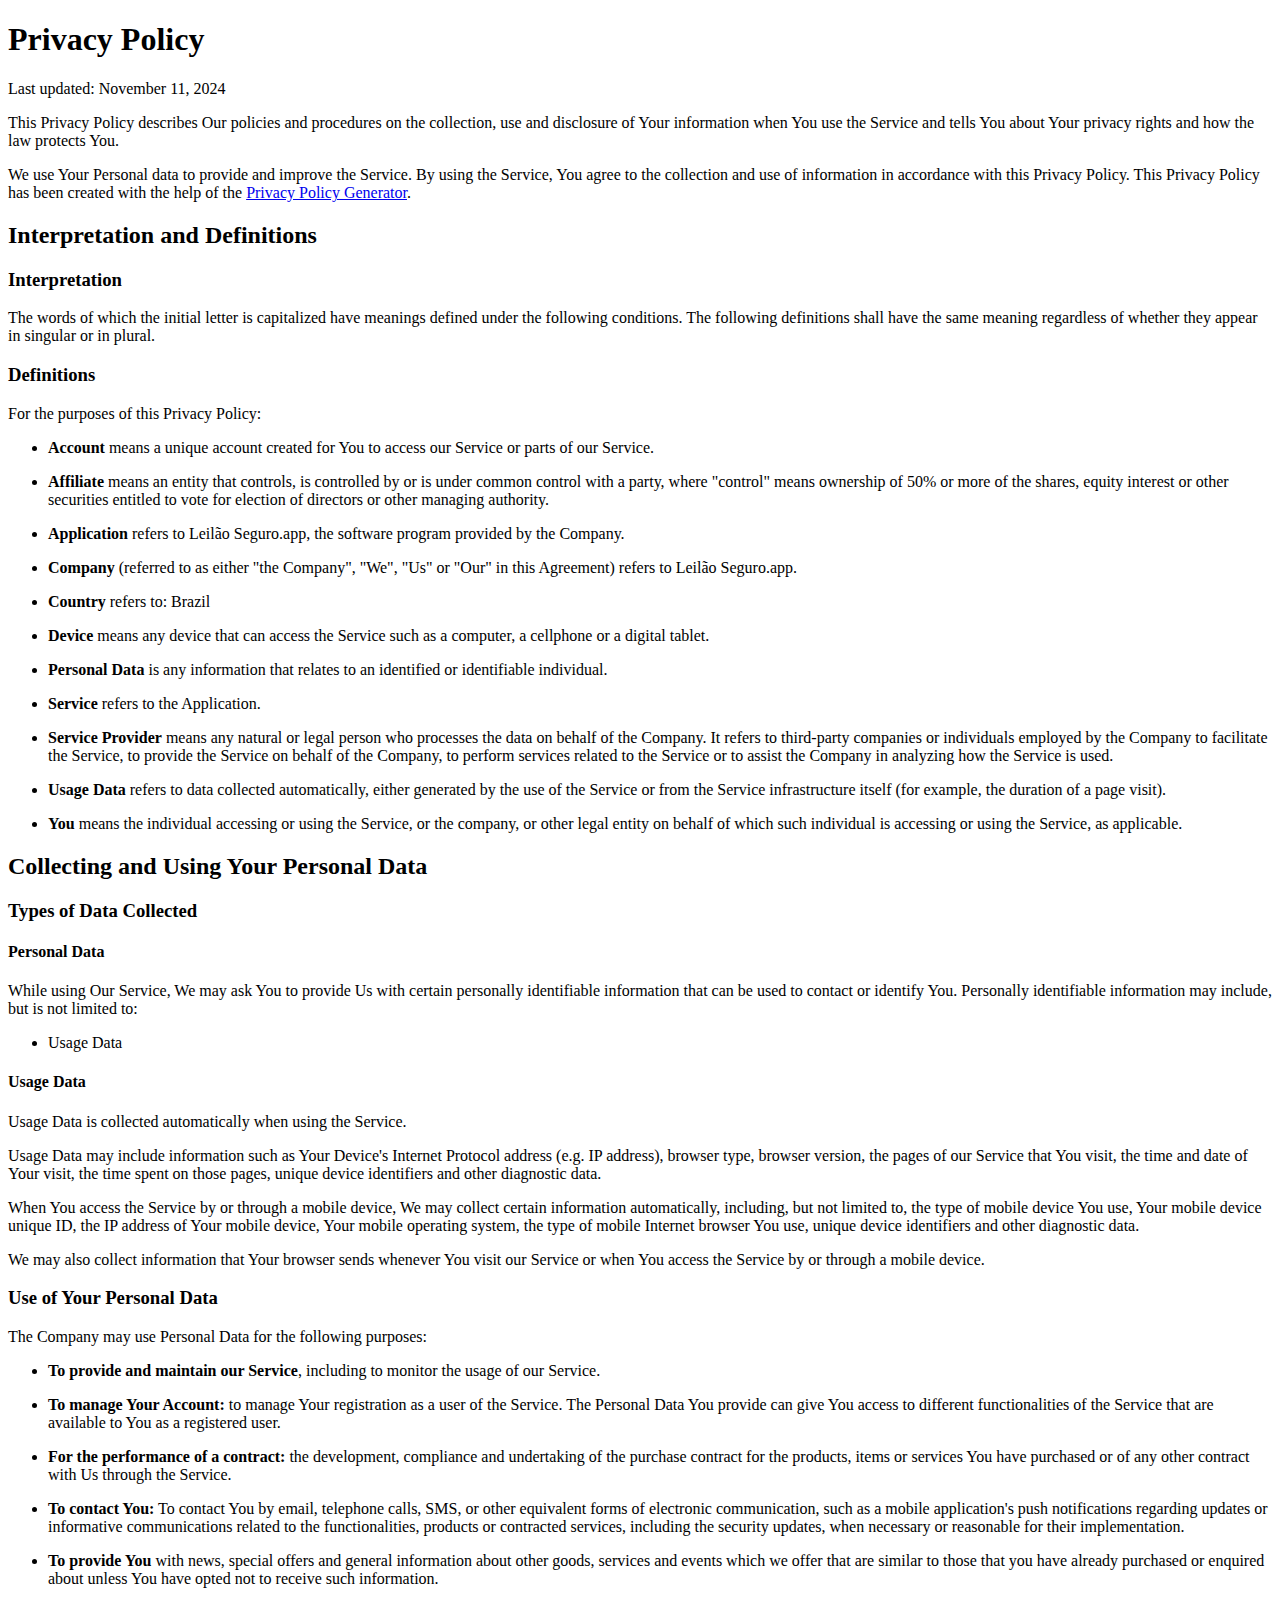
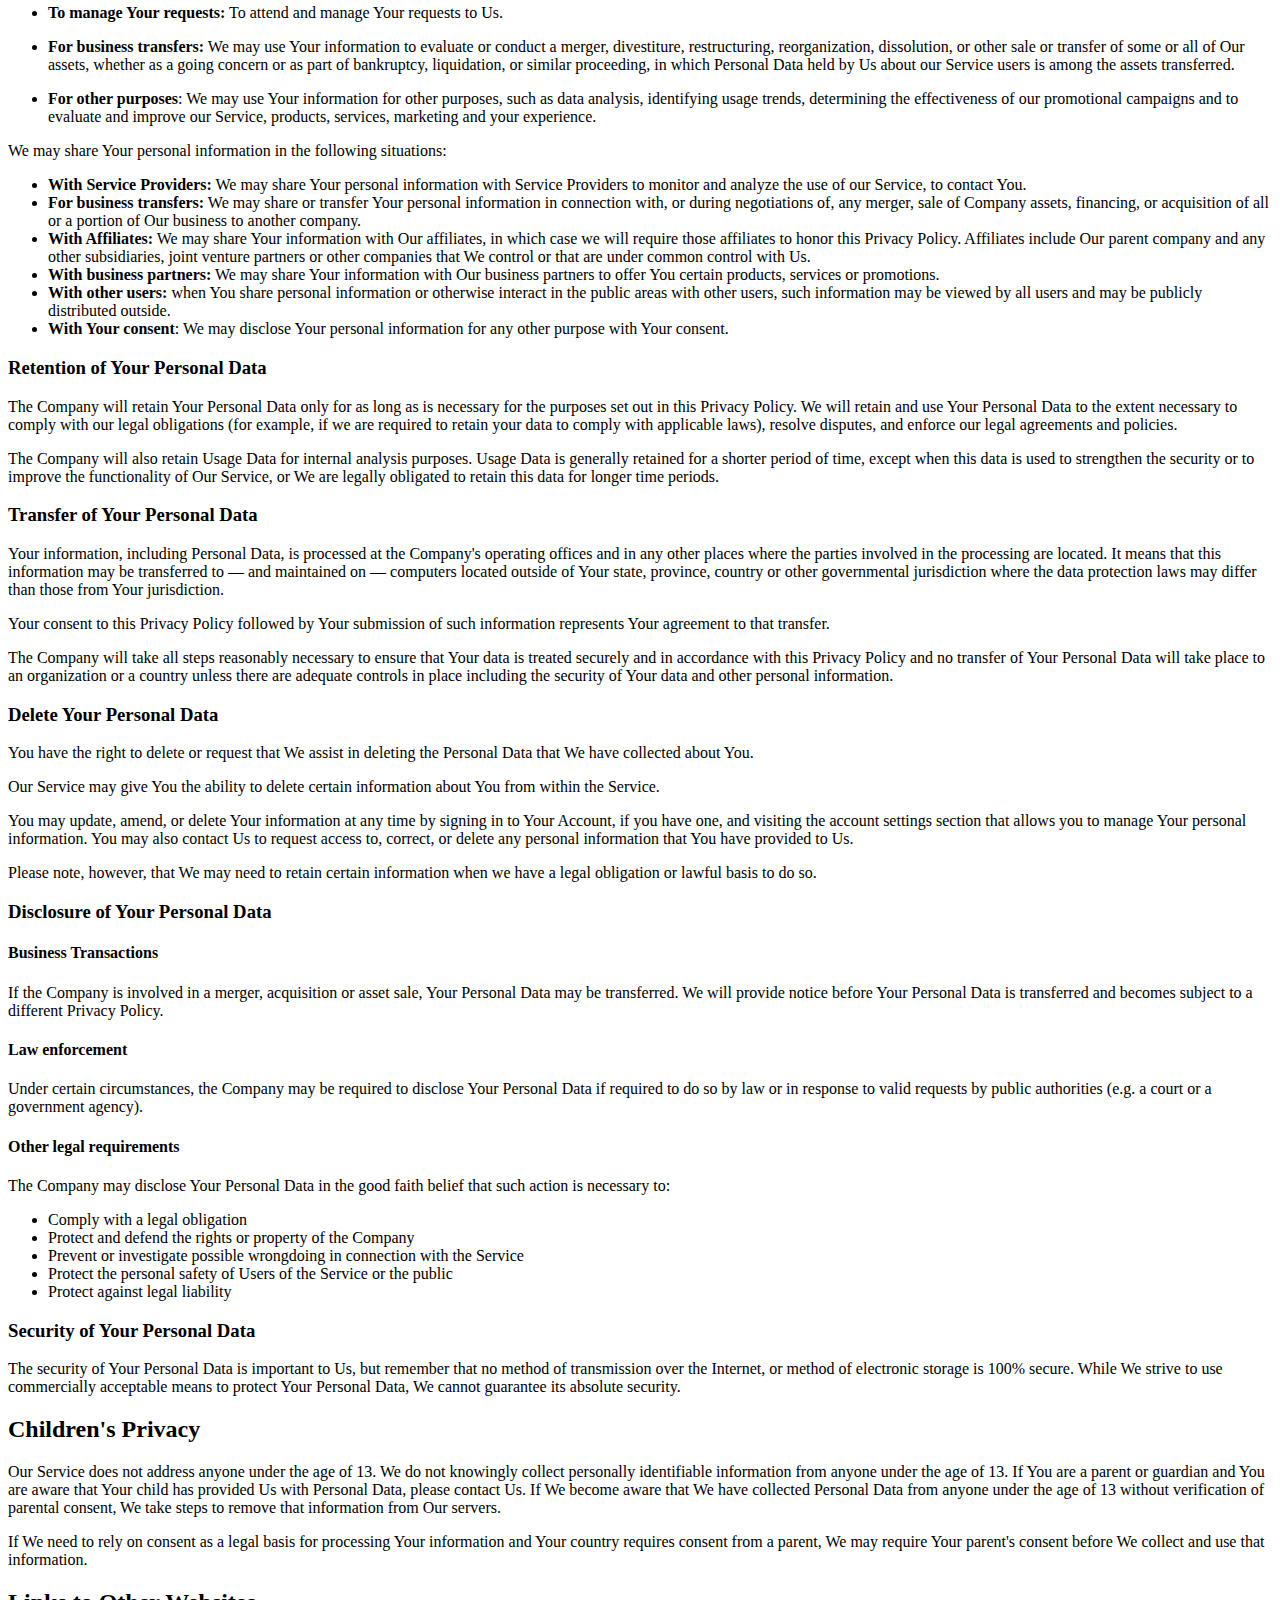
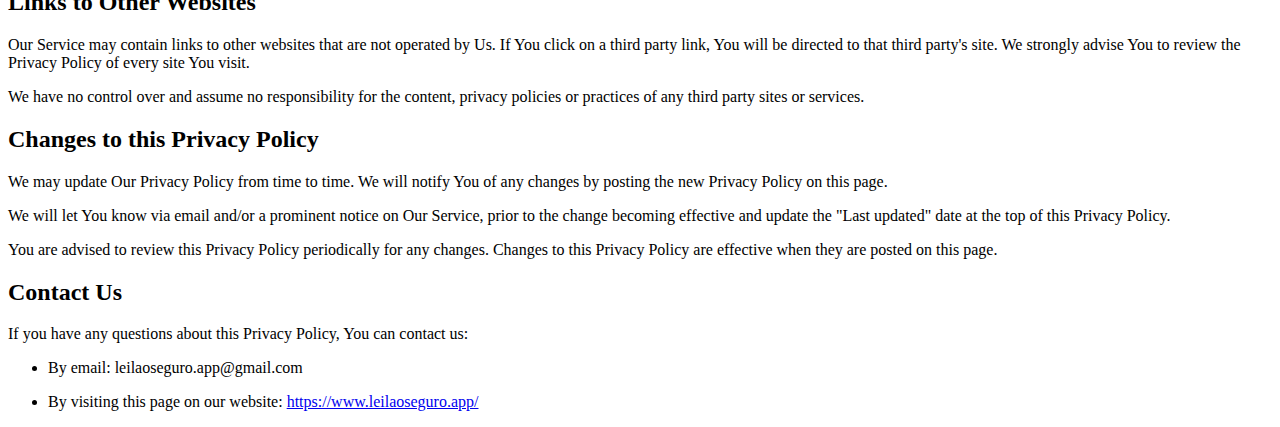
<file: privacy-us.html>
<!DOCTYPE html>
<html lang="en">

<head>
  <meta charset="UTF-8">
  <meta name="viewport" content="width=device-width, initial-scale=1.0">
  <meta name="robots" content="index, follow">
  <title>Terms Leilão Seguro.app</title>
</head>

<body>
  <h1>Privacy Policy</h1>
  <p>Last updated: November 11, 2024</p>
  <p>This Privacy Policy describes Our policies and procedures on the collection, use and disclosure of Your information
    when You use the Service and tells You about Your privacy rights and how the law protects You.</p>
  <p>We use Your Personal data to provide and improve the Service. By using the Service, You agree to the collection and
    use of information in accordance with this Privacy Policy. This Privacy Policy has been created with the help of the
    <a href="https://www.privacypolicies.com/privacy-policy-generator/" rel="external nofollow noopener" target="_blank">Privacy Policy Generator</a>.
  </p>
  <h2>Interpretation and Definitions</h2>
  <h3>Interpretation</h3>
  <p>The words of which the initial letter is capitalized have meanings defined under the following conditions. The
    following definitions shall have the same meaning regardless of whether they appear in singular or in plural.</p>
  <h3>Definitions</h3>
  <p>For the purposes of this Privacy Policy:</p>
  <ul>
    <li>
      <p><strong>Account</strong> means a unique account created for You to access our Service or parts of our Service.
      </p>
    </li>
    <li>
      <p><strong>Affiliate</strong> means an entity that controls, is controlled by or is under common control with a
        party, where &quot;control&quot; means ownership of 50% or more of the shares, equity interest or other
        securities
        entitled to vote for election of directors or other managing authority.</p>
    </li>
    <li>
      <p><strong>Application</strong> refers to Leilão Seguro.app, the software program provided by the Company.</p>
    </li>
    <li>
      <p><strong>Company</strong> (referred to as either &quot;the Company&quot;, &quot;We&quot;, &quot;Us&quot; or
        &quot;Our&quot; in this Agreement) refers to Leilão Seguro.app.</p>
    </li>
    <li>
      <p><strong>Country</strong> refers to: Brazil</p>
    </li>
    <li>
      <p><strong>Device</strong> means any device that can access the Service such as a computer, a cellphone or a
        digital
        tablet.</p>
    </li>
    <li>
      <p><strong>Personal Data</strong> is any information that relates to an identified or identifiable individual.</p>
    </li>
    <li>
      <p><strong>Service</strong> refers to the Application.</p>
    </li>
    <li>
      <p><strong>Service Provider</strong> means any natural or legal person who processes the data on behalf of the
        Company. It refers to third-party companies or individuals employed by the Company to facilitate the Service, to
        provide the Service on behalf of the Company, to perform services related to the Service or to assist the
        Company
        in analyzing how the Service is used.</p>
    </li>
    <li>
      <p><strong>Usage Data</strong> refers to data collected automatically, either generated by the use of the Service
        or
        from the Service infrastructure itself (for example, the duration of a page visit).</p>
    </li>
    <li>
      <p><strong>You</strong> means the individual accessing or using the Service, or the company, or other legal entity
        on behalf of which such individual is accessing or using the Service, as applicable.</p>
    </li>
  </ul>
  <h2>Collecting and Using Your Personal Data</h2>
  <h3>Types of Data Collected</h3>
  <h4>Personal Data</h4>
  <p>While using Our Service, We may ask You to provide Us with certain personally identifiable information that can be
    used to contact or identify You. Personally identifiable information may include, but is not limited to:</p>
  <ul>
    <li>Usage Data</li>
  </ul>
  <h4>Usage Data</h4>
  <p>Usage Data is collected automatically when using the Service.</p>
  <p>Usage Data may include information such as Your Device's Internet Protocol address (e.g. IP address), browser type,
    browser version, the pages of our Service that You visit, the time and date of Your visit, the time spent on those
    pages, unique device identifiers and other diagnostic data.</p>
  <p>When You access the Service by or through a mobile device, We may collect certain information automatically,
    including, but not limited to, the type of mobile device You use, Your mobile device unique ID, the IP address of
    Your
    mobile device, Your mobile operating system, the type of mobile Internet browser You use, unique device identifiers
    and other diagnostic data.</p>
  <p>We may also collect information that Your browser sends whenever You visit our Service or when You access the
    Service
    by or through a mobile device.</p>
  <h3>Use of Your Personal Data</h3>
  <p>The Company may use Personal Data for the following purposes:</p>
  <ul>
    <li>
      <p><strong>To provide and maintain our Service</strong>, including to monitor the usage of our Service.</p>
    </li>
    <li>
      <p><strong>To manage Your Account:</strong> to manage Your registration as a user of the Service. The Personal
        Data
        You provide can give You access to different functionalities of the Service that are available to You as a
        registered user.</p>
    </li>
    <li>
      <p><strong>For the performance of a contract:</strong> the development, compliance and undertaking of the purchase
        contract for the products, items or services You have purchased or of any other contract with Us through the
        Service.</p>
    </li>
    <li>
      <p><strong>To contact You:</strong> To contact You by email, telephone calls, SMS, or other equivalent forms of
        electronic communication, such as a mobile application's push notifications regarding updates or informative
        communications related to the functionalities, products or contracted services, including the security updates,
        when necessary or reasonable for their implementation.</p>
    </li>
    <li>
      <p><strong>To provide You</strong> with news, special offers and general information about other goods, services
        and
        events which we offer that are similar to those that you have already purchased or enquired about unless You
        have
        opted not to receive such information.</p>
    </li>
    <li>
      <p><strong>To manage Your requests:</strong> To attend and manage Your requests to Us.</p>
    </li>
    <li>
      <p><strong>For business transfers:</strong> We may use Your information to evaluate or conduct a merger,
        divestiture, restructuring, reorganization, dissolution, or other sale or transfer of some or all of Our assets,
        whether as a going concern or as part of bankruptcy, liquidation, or similar proceeding, in which Personal Data
        held by Us about our Service users is among the assets transferred.</p>
    </li>
    <li>
      <p><strong>For other purposes</strong>: We may use Your information for other purposes, such as data analysis,
        identifying usage trends, determining the effectiveness of our promotional campaigns and to evaluate and improve
        our Service, products, services, marketing and your experience.</p>
    </li>
  </ul>
  <p>We may share Your personal information in the following situations:</p>
  <ul>
    <li><strong>With Service Providers:</strong> We may share Your personal information with Service Providers to
      monitor
      and analyze the use of our Service, to contact You.</li>
    <li><strong>For business transfers:</strong> We may share or transfer Your personal information in connection with,
      or
      during negotiations of, any merger, sale of Company assets, financing, or acquisition of all or a portion of Our
      business to another company.</li>
    <li><strong>With Affiliates:</strong> We may share Your information with Our affiliates, in which case we will
      require
      those affiliates to honor this Privacy Policy. Affiliates include Our parent company and any other subsidiaries,
      joint venture partners or other companies that We control or that are under common control with Us.</li>
    <li><strong>With business partners:</strong> We may share Your information with Our business partners to offer You
      certain products, services or promotions.</li>
    <li><strong>With other users:</strong> when You share personal information or otherwise interact in the public areas
      with other users, such information may be viewed by all users and may be publicly distributed outside.</li>
    <li><strong>With Your consent</strong>: We may disclose Your personal information for any other purpose with Your
      consent.</li>
  </ul>
  <h3>Retention of Your Personal Data</h3>
  <p>The Company will retain Your Personal Data only for as long as is necessary for the purposes set out in this
    Privacy
    Policy. We will retain and use Your Personal Data to the extent necessary to comply with our legal obligations (for
    example, if we are required to retain your data to comply with applicable laws), resolve disputes, and enforce our
    legal agreements and policies.</p>
  <p>The Company will also retain Usage Data for internal analysis purposes. Usage Data is generally retained for a
    shorter period of time, except when this data is used to strengthen the security or to improve the functionality of
    Our Service, or We are legally obligated to retain this data for longer time periods.</p>
  <h3>Transfer of Your Personal Data</h3>
  <p>Your information, including Personal Data, is processed at the Company's operating offices and in any other places
    where the parties involved in the processing are located. It means that this information may be transferred to — and
    maintained on — computers located outside of Your state, province, country or other governmental jurisdiction where
    the data protection laws may differ than those from Your jurisdiction.</p>
  <p>Your consent to this Privacy Policy followed by Your submission of such information represents Your agreement to
    that
    transfer.</p>
  <p>The Company will take all steps reasonably necessary to ensure that Your data is treated securely and in accordance
    with this Privacy Policy and no transfer of Your Personal Data will take place to an organization or a country
    unless
    there are adequate controls in place including the security of Your data and other personal information.</p>
  <h3>Delete Your Personal Data</h3>
  <p>You have the right to delete or request that We assist in deleting the Personal Data that We have collected about
    You.</p>
  <p>Our Service may give You the ability to delete certain information about You from within the Service.</p>
  <p>You may update, amend, or delete Your information at any time by signing in to Your Account, if you have one, and
    visiting the account settings section that allows you to manage Your personal information. You may also contact Us
    to
    request access to, correct, or delete any personal information that You have provided to Us.</p>
  <p>Please note, however, that We may need to retain certain information when we have a legal obligation or lawful
    basis
    to do so.</p>
  <h3>Disclosure of Your Personal Data</h3>
  <h4>Business Transactions</h4>
  <p>If the Company is involved in a merger, acquisition or asset sale, Your Personal Data may be transferred. We will
    provide notice before Your Personal Data is transferred and becomes subject to a different Privacy Policy.</p>
  <h4>Law enforcement</h4>
  <p>Under certain circumstances, the Company may be required to disclose Your Personal Data if required to do so by law
    or in response to valid requests by public authorities (e.g. a court or a government agency).</p>
  <h4>Other legal requirements</h4>
  <p>The Company may disclose Your Personal Data in the good faith belief that such action is necessary to:</p>
  <ul>
    <li>Comply with a legal obligation</li>
    <li>Protect and defend the rights or property of the Company</li>
    <li>Prevent or investigate possible wrongdoing in connection with the Service</li>
    <li>Protect the personal safety of Users of the Service or the public</li>
    <li>Protect against legal liability</li>
  </ul>
  <h3>Security of Your Personal Data</h3>
  <p>The security of Your Personal Data is important to Us, but remember that no method of transmission over the
    Internet,
    or method of electronic storage is 100% secure. While We strive to use commercially acceptable means to protect Your
    Personal Data, We cannot guarantee its absolute security.</p>
  <h2>Children's Privacy</h2>
  <p>Our Service does not address anyone under the age of 13. We do not knowingly collect personally identifiable
    information from anyone under the age of 13. If You are a parent or guardian and You are aware that Your child has
    provided Us with Personal Data, please contact Us. If We become aware that We have collected Personal Data from
    anyone
    under the age of 13 without verification of parental consent, We take steps to remove that information from Our
    servers.</p>
  <p>If We need to rely on consent as a legal basis for processing Your information and Your country requires consent
    from
    a parent, We may require Your parent's consent before We collect and use that information.</p>
  <h2>Links to Other Websites</h2>
  <p>Our Service may contain links to other websites that are not operated by Us. If You click on a third party link,
    You
    will be directed to that third party's site. We strongly advise You to review the Privacy Policy of every site You
    visit.</p>
  <p>We have no control over and assume no responsibility for the content, privacy policies or practices of any third
    party sites or services.</p>
  <h2>Changes to this Privacy Policy</h2>
  <p>We may update Our Privacy Policy from time to time. We will notify You of any changes by posting the new Privacy
    Policy on this page.</p>
  <p>We will let You know via email and/or a prominent notice on Our Service, prior to the change becoming effective and
    update the &quot;Last updated&quot; date at the top of this Privacy Policy.</p>
  <p>You are advised to review this Privacy Policy periodically for any changes. Changes to this Privacy Policy are
    effective when they are posted on this page.</p>
  <h2>Contact Us</h2>
  <p>If you have any questions about this Privacy Policy, You can contact us:</p>
  <ul>
    <li>
      <p>By email: leilaoseguro.app@gmail.com</p>
    </li>
    <li>
      <p>By visiting this page on our website: <a href="https://www.leilaoseguro.app/" rel="external nofollow noopener"
          target="_blank">https://www.leilaoseguro.app/</a></p>
    </li>
  </ul>

</body>

</html>
</file>
